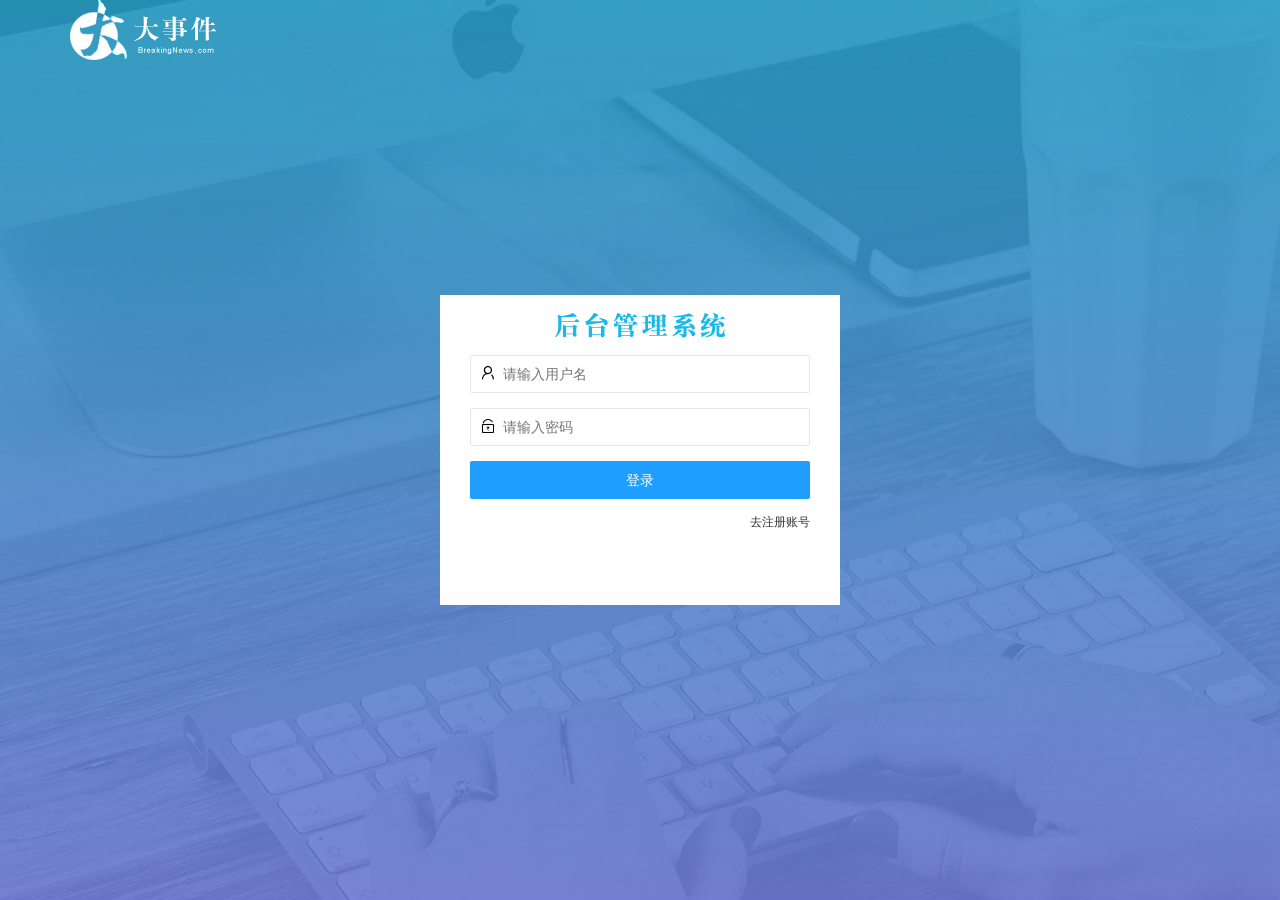
<file: login.html>
<!DOCTYPE html>
<html lang="en">
  <head>
    <meta charset="UTF-8" />
    <meta http-equiv="X-UA-Compatible" content="IE=edge" />
    <meta name="viewport" content="width=device-width, initial-scale=1.0" />
    <title>大事件-登录</title>
    <!-- 导入 LayUI 样式 -->
    <link rel="stylesheet" href="./assets/lib/layui/css/layui.css" />
    <!-- 导入自定义样式 -->
    <link rel="stylesheet" href="./assets/css/login.css" />
  </head>
  <body>
    <!-- 头部 logo 区域 -->
    <div class="layui-main">
      <img src="/assets/images/logo.png" alt="" />
    </div>

    <!-- 登录注册区域 -->
    <div class="loginAndRegBox">
      <!-- 登录标题 -->
      <div class="title-box"></div>
      <!-- 登录 -->
      <div class="login-box">
        <form class="layui-form" action="" id="form_login">
          <!-- 用户名 -->
          <div class="layui-form-item">
            <i class="layui-icon layui-icon-username"></i>
            <input
              type="text"
              name="username"
              required
              lay-verify="required"
              placeholder="请输入用户名"
              autocomplete="off"
              class="layui-input"
            />
          </div>
          <!-- 密码 -->
          <div class="layui-form-item">
            <i class="layui-icon layui-icon-password"></i>
            <input
              type="password"
              name="password"
              required
              lay-verify="required|pwd"
              placeholder="请输入密码"
              autocomplete="off"
              class="layui-input"
            />
          </div>
          <!-- 登录按钮 -->
          <div class="layui-form-item">
            <!-- 注意：表单提交按钮和普通按钮的区别，就是 lay-submit 属性 -->
            <button
              class="layui-btn layui-btn-normal layui-btn-fluid"
              lay-submit
            >
              登录
            </button>
          </div>
          <div class="layui-form-item link">
            <a href="javascript:;" id="link_reg">去注册账号</a>
          </div>
        </form>
      </div>
      <!-- 注册 -->
      <div class="reg-box">
        <form class="layui-form" id="form_reg" action="">
          <!-- 用户名 -->
          <div class="layui-form-item">
            <i class="layui-icon layui-icon-username"></i>
            <input
              type="text"
              name="username"
              required
              lay-verify="required"
              placeholder="请输入用户名"
              autocomplete="off"
              class="layui-input"
            />
          </div>
          <!-- 密码 -->
          <div class="layui-form-item">
            <i class="layui-icon layui-icon-password"></i>
            <input
              type="password"
              name="password"
              required
              lay-verify="required|pwd"
              placeholder="请输入密码"
              autocomplete="off"
              class="layui-input"
            />
          </div>
          <!-- 确认密码 -->
          <div class="layui-form-item">
            <i class="layui-icon layui-icon-password"></i>
            <input
              type="password"
              name="repassword"
              required
              lay-verify="required|pwd|repwd"
              placeholder="再次确认密码"
              autocomplete="off"
              class="layui-input"
            />
          </div>
          <!-- 注册按钮 -->
          <div class="layui-form-item">
            <!-- 注意：表单提交按钮和普通按钮的区别，就是 lay-submit 属性 -->
            <button
              class="layui-btn layui-btn-normal layui-btn-fluid"
              lay-submit
            >
              注册
            </button>
          </div>
          <div class="layui-form-item link">
            <a href="javascript:;" id="link_login">去登录</a>
          </div>
        </form>
      </div>
    </div>
  </body>
  <!-- 导入 LayUI 的 js 文件 -->
  <script src="/assets/lib/layui/layui.all.js"></script>
  <!-- 导入 jquery -->
  <script src="/assets/lib/jquery.js"></script>
  <script src="/assets/js/baseAPI.js"></script>
  <!-- 导入自己的 js 文件 -->
  <script src="/assets/js/login.js"></script>
</html>
</file>
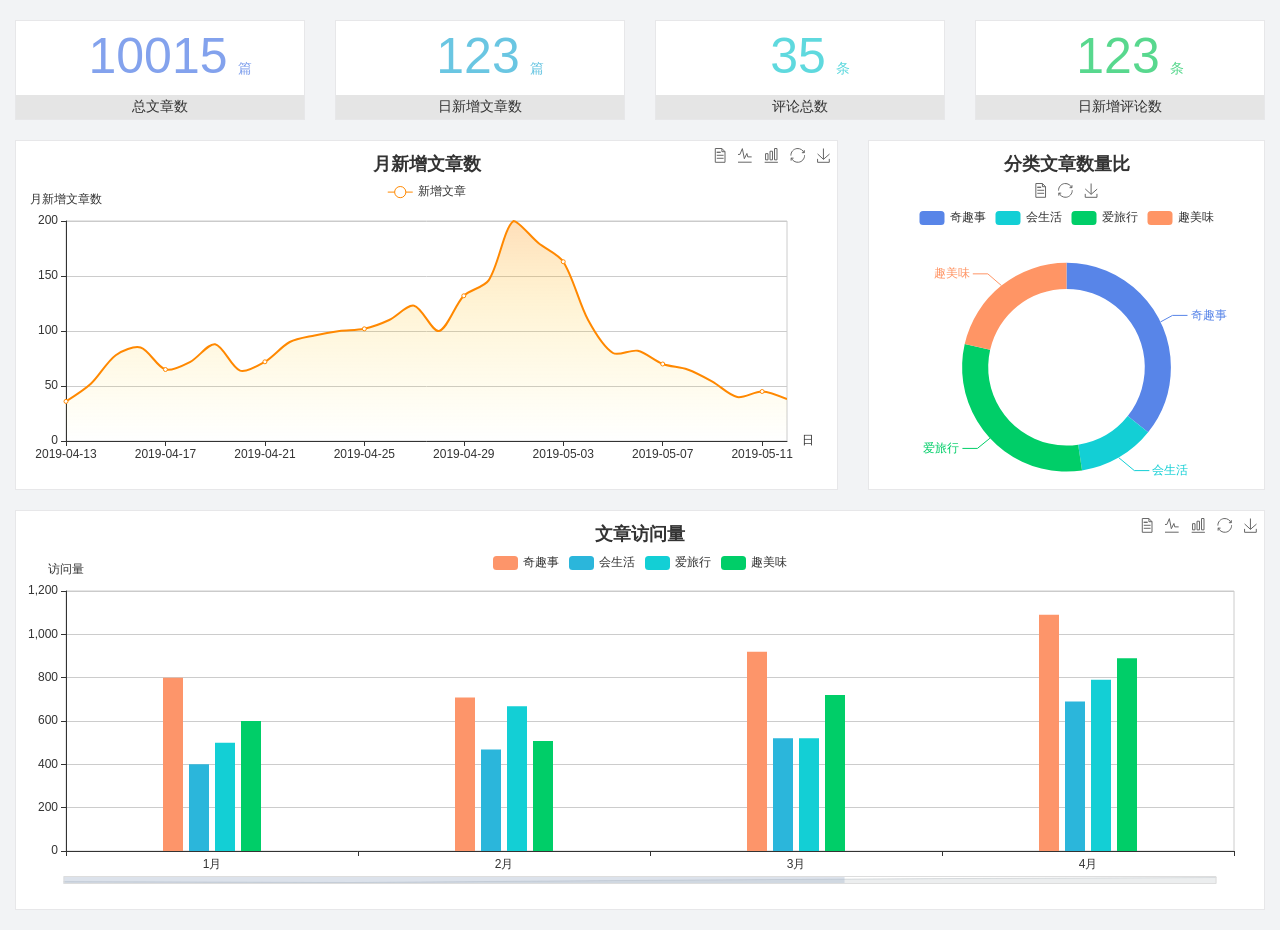
<file: home/dashboard.html>
<!DOCTYPE html>
<html lang="en">

<head>
  <meta charset="UTF-8">
  <meta name="viewport" content="width=device-width, initial-scale=1.0">
  <meta http-equiv="X-UA-Compatible" content="ie=edge">
  <title>图表统计</title>
  <link rel="stylesheet" href="../../assets/lib/bootstrap.css" />
  <link rel="stylesheet" href="../../assets/lib/main.css" />
  <script src="../../assets/lib/jquery.js"></script>
  <script type="text/javascript" src="../../assets/lib/echarts.min.js"></script>
</head>

<body>
  <div class="container-fluid">
    <div class="row spannel_list">
      <div class="col-sm-3 col-xs-6">
        <div class="spannel">
          <em>10015</em><span>篇</span>
          <b>总文章数</b>
        </div>
      </div>
      <div class="col-sm-3 col-xs-6">
        <div class="spannel scolor01">
          <em>123</em><span>篇</span>
          <b>日新增文章数</b>
        </div>
      </div>
      <div class="col-sm-3 col-xs-6">
        <div class="spannel scolor02">
          <em>35</em><span>条</span>
          <b>评论总数</b>
        </div>
      </div>
      <div class="col-sm-3 col-xs-6">
        <div class="spannel scolor03">
          <em>123</em><span>条</span>
          <b>日新增评论数</b>
        </div>
      </div>
    </div>
  </div>

  <div class="container-fluid">
    <div class="row curve-pie">
      <div class="col-lg-8 col-md-8">
        <div class="gragh_pannel" id="curve_show"></div>
      </div>
      <div class="col-lg-4 col-md-4">
        <div class="gragh_pannel" id="pie_show"></div>
      </div>
    </div>
  </div>

  <div class="container-fluid">
    <div class="column_pannel" id="column_show"></div>
  </div>

  <script>
    var oChart = echarts.init(document.getElementById('curve_show'));
    var aList_all = [
      { 'count': 36, 'date': '2019-04-13' },
      { 'count': 52, 'date': '2019-04-14' },
      { 'count': 78, 'date': '2019-04-15' },
      { 'count': 85, 'date': '2019-04-16' },
      { 'count': 65, 'date': '2019-04-17' },
      { 'count': 72, 'date': '2019-04-18' },
      { 'count': 88, 'date': '2019-04-19' },
      { 'count': 64, 'date': '2019-04-20' },
      { 'count': 72, 'date': '2019-04-21' },
      { 'count': 90, 'date': '2019-04-22' },
      { 'count': 96, 'date': '2019-04-23' },
      { 'count': 100, 'date': '2019-04-24' },
      { 'count': 102, 'date': '2019-04-25' },
      { 'count': 110, 'date': '2019-04-26' },
      { 'count': 123, 'date': '2019-04-27' },
      { 'count': 100, 'date': '2019-04-28' },
      { 'count': 132, 'date': '2019-04-29' },
      { 'count': 146, 'date': '2019-04-30' },
      { 'count': 200, 'date': '2019-05-01' },
      { 'count': 180, 'date': '2019-05-02' },
      { 'count': 163, 'date': '2019-05-03' },
      { 'count': 110, 'date': '2019-05-04' },
      { 'count': 80, 'date': '2019-05-05' },
      { 'count': 82, 'date': '2019-05-06' },
      { 'count': 70, 'date': '2019-05-07' },
      { 'count': 65, 'date': '2019-05-08' },
      { 'count': 54, 'date': '2019-05-09' },
      { 'count': 40, 'date': '2019-05-10' },
      { 'count': 45, 'date': '2019-05-11' },
      { 'count': 38, 'date': '2019-05-12' },
    ];

    let aCount = [];
    let aDate = [];

    for (var i = 0; i < aList_all.length; i++) {
      aCount.push(aList_all[i].count);
      aDate.push(aList_all[i].date);
    }

    var chartopt = {
      title: {
        text: '月新增文章数',
        left: 'center',
        top: '10'
      },
      tooltip: {
        trigger: 'axis'
      },
      legend: {
        data: ['新增文章'],
        top: '40'
      },
      toolbox: {
        show: true,
        feature: {
          mark: { show: true },
          dataView: { show: true, readOnly: false },
          magicType: { show: true, type: ['line', 'bar'] },
          restore: { show: true },
          saveAsImage: { show: true }
        }
      },
      calculable: true,
      xAxis: [
        {
          name: '日',
          type: 'category',
          boundaryGap: false,
          data: aDate
        }
      ],
      yAxis: [
        {
          name: '月新增文章数',
          type: 'value'
        }
      ],
      series: [
        {
          name: '新增文章',
          type: 'line',
          smooth: true,
          itemStyle: { normal: { areaStyle: { type: 'default' }, color: '#f80' }, lineStyle: { color: '#f80' } },
          data: aCount
        }],
      areaStyle: {
        normal: {
          color: new echarts.graphic.LinearGradient(0, 0, 0, 1, [{
            offset: 0,
            color: 'rgba(255,136,0,0.39)'
          }, {
            offset: .34,
            color: 'rgba(255,180,0,0.25)'
          }, {
            offset: 1,
            color: 'rgba(255,222,0,0.00)'
          }])

        }
      },
      grid: {
        show: true,
        x: 50,
        x2: 50,
        y: 80,
        height: 220
      }
    };

    oChart.setOption(chartopt);


    var oPie = echarts.init(document.getElementById('pie_show'));
    var oPieopt =
    {
      title: {
        top: 10,
        text: '分类文章数量比',
        x: 'center'
      },
      tooltip: {
        trigger: 'item',
        formatter: "{a} <br/>{b} : {c} ({d}%)"
      },
      color: ['#5885e8', '#13cfd5', '#00ce68', '#ff9565'],
      legend: {
        x: 'center',
        top: 65,
        data: ['奇趣事', '会生活', '爱旅行', '趣美味']
      },
      toolbox: {
        show: true,
        x: 'center',
        top: 35,
        feature: {
          mark: { show: true },
          dataView: { show: true, readOnly: false },
          magicType: {
            show: true,
            type: ['pie', 'funnel'],
            option: {
              funnel: {
                x: '25%',
                width: '50%',
                funnelAlign: 'left',
                max: 1548
              }
            }
          },
          restore: { show: true },
          saveAsImage: { show: true }
        }
      },
      calculable: true,
      series: [
        {
          name: '访问来源',
          type: 'pie',
          radius: ['45%', '60%'],
          center: ['50%', '65%'],
          data: [
            { value: 300, name: '奇趣事' },
            { value: 100, name: '会生活' },
            { value: 260, name: '爱旅行' },
            { value: 180, name: '趣美味' }
          ]
        }
      ]
    };
    oPie.setOption(oPieopt);



    var oColumn = this.echarts.init(document.getElementById('column_show'));
    var oColumnopt =
    {
      title: {
        text: '文章访问量',
        left: 'center',
        top: '10'
      },
      tooltip: {
        trigger: 'axis'
      },
      legend: {
        data: ['奇趣事', '会生活', '爱旅行', '趣美味'],
        top: '40'
      },
      toolbox: {
        show: true,
        feature: {
          mark: { show: true },
          dataView: { show: true, readOnly: false },
          magicType: { show: true, type: ['line', 'bar'] },
          restore: { show: true },
          saveAsImage: { show: true }
        }
      },
      calculable: true,
      xAxis: [
        {
          type: 'category',
          data: ['1月', '2月', '3月', '4月', '5月']
        }
      ],
      yAxis: [
        {
          name: '访问量',
          type: 'value'
        }
      ],
      series: [
        {
          name: '奇趣事',
          type: 'bar',
          barWidth: 20,
          itemStyle: {
            normal: { areaStyle: { type: 'default' }, color: '#fd956a' }
          },
          data: [800, 708, 920, 1090, 1200]
        },
        {
          name: '会生活',
          type: 'bar',
          barWidth: 20,
          itemStyle: {
            normal: { areaStyle: { type: 'default' }, color: '#2bb6db' }
          },
          data: [400, 468, 520, 690, 800]
        },
        {
          name: '爱旅行',
          type: 'bar',
          barWidth: 20,
          itemStyle: {
            normal: { areaStyle: { type: 'default' }, color: '#13cfd5' }
          },
          data: [500, 668, 520, 790, 900]
        },
        {
          name: '趣美味',
          type: 'bar',
          barWidth: 20,
          itemStyle: {
            normal: { areaStyle: { type: 'default' }, color: '#00ce68' }
          },
          data: [600, 508, 720, 890, 1000]
        }
      ],
      grid: {
        show: true,
        x: 50,
        x2: 30,
        y: 80,
        height: 260
      },
      dataZoom: [//给x轴设置滚动条
        {
          start: 0,//默认为0
          end: 100 - 1000 / 31,//默认为100
          type: 'slider',
          show: true,
          xAxisIndex: [0],
          handleSize: 0,//滑动条的 左右2个滑动条的大小
          height: 8,//组件高度
          left: 45, //左边的距离
          right: 50,//右边的距离
          bottom: 26,//右边的距离
          handleColor: '#ddd',//h滑动图标的颜色
          handleStyle: {
            borderColor: "#cacaca",
            borderWidth: "1",
            shadowBlur: 2,
            background: "#ddd",
            shadowColor: "#ddd",
          }
        }]
    };
    oColumn.setOption(oColumnopt);
  </script>
</body>

</html>
</file>
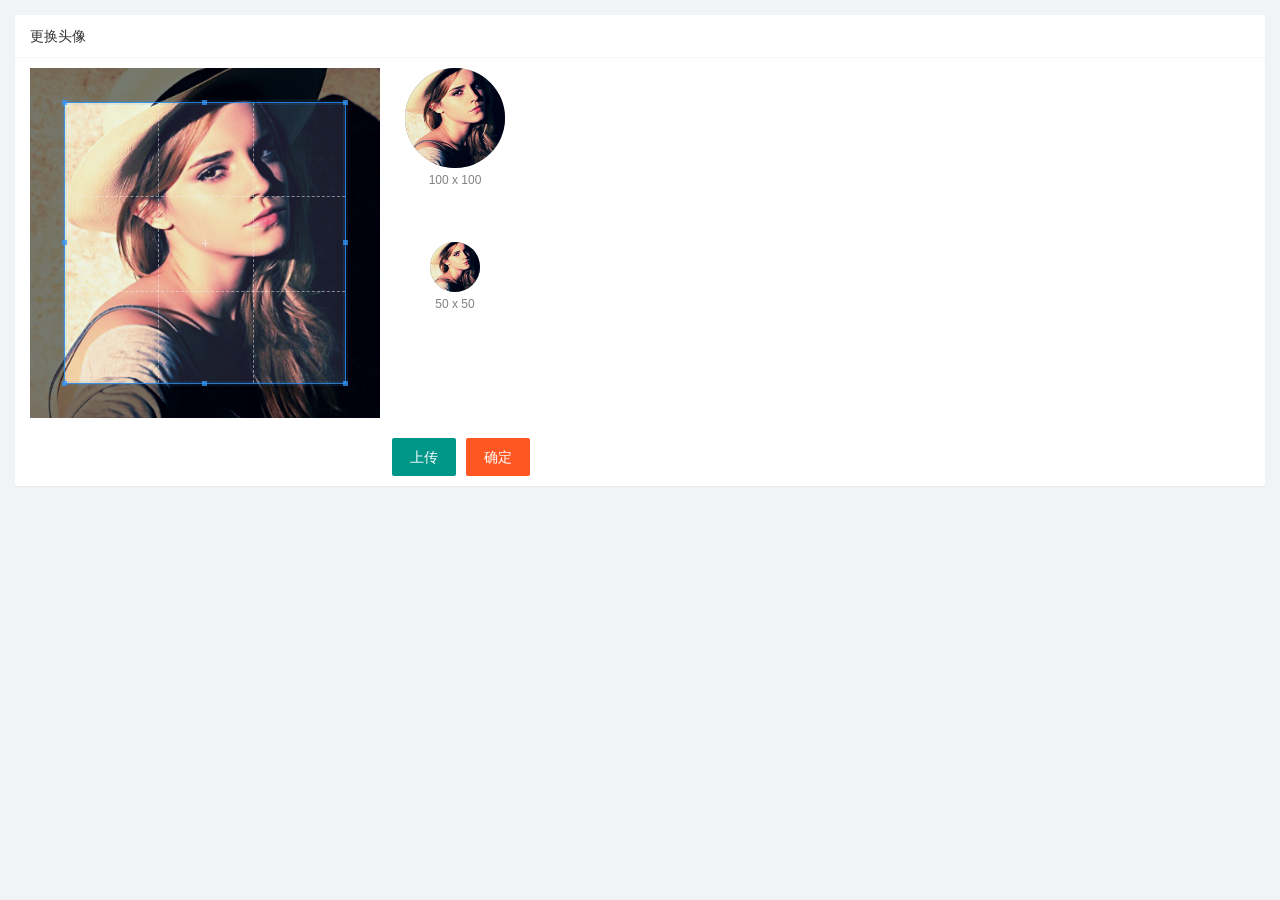
<file: user/user_avatar.html>
<!DOCTYPE html>
<html lang="en">
  <head>
    <meta charset="UTF-8" />
    <meta http-equiv="X-UA-Compatible" content="IE=edge" />
    <meta name="viewport" content="width=device-width, initial-scale=1.0" />
    <title>Document</title>
    <link rel="stylesheet" href="/assets/lib/layui/css/layui.css" />
    <link rel="stylesheet" href="/assets/css/user/user_avatar.css" />
    <link rel="stylesheet" href="/assets/lib/cropper/cropper.css" />
  </head>
  <body>
    <div class="layui-card">
      <div class="layui-card-header">更换头像</div>
      <div class="layui-card-body">
        <!-- 第一行的图片裁剪和预览区域 -->
        <div class="row1">
          <!-- 图片裁剪区域 -->
          <div class="cropper-box">
            <!-- 这个 img 标签很重要，将来会把它初始化为裁剪区域 -->
            <img id="image" src="/assets/images/sample.jpg" />
          </div>
          <!-- 图片的预览区域 -->
          <div class="preview-box">
            <div>
              <!-- 宽高为 100px 的预览区域 -->
              <div class="img-preview w100"></div>
              <p class="size">100 x 100</p>
            </div>
            <div>
              <!-- 宽高为 50px 的预览区域 -->
              <div class="img-preview w50"></div>
              <p class="size">50 x 50</p>
            </div>
          </div>
        </div>
        <!-- 第二行的按钮区域 -->
        <div class="row2">
          <input type="file" name="" id="file" accept="image/png,image/jpeg" />
          <button type="button" class="layui-btn" id="btnChooseImage">
            上传
          </button>
          <button type="button" id="btnUpload" class="layui-btn layui-btn-danger">确定</button>
        </div>
      </div>
    </div>
  </body>
  <script src="/assets/lib/layui/layui.all.js"></script>
  <script src="/assets/lib/jquery.js"></script>
  <script src="/assets/lib/cropper/Cropper.js"></script>
  <script src="/assets/lib/cropper/jquery-cropper.js"></script>
  <script src="/assets/js/baseAPI.js"></script>
  <script src="/assets/js/user/useravatar.js"></script>
</html>
</file>
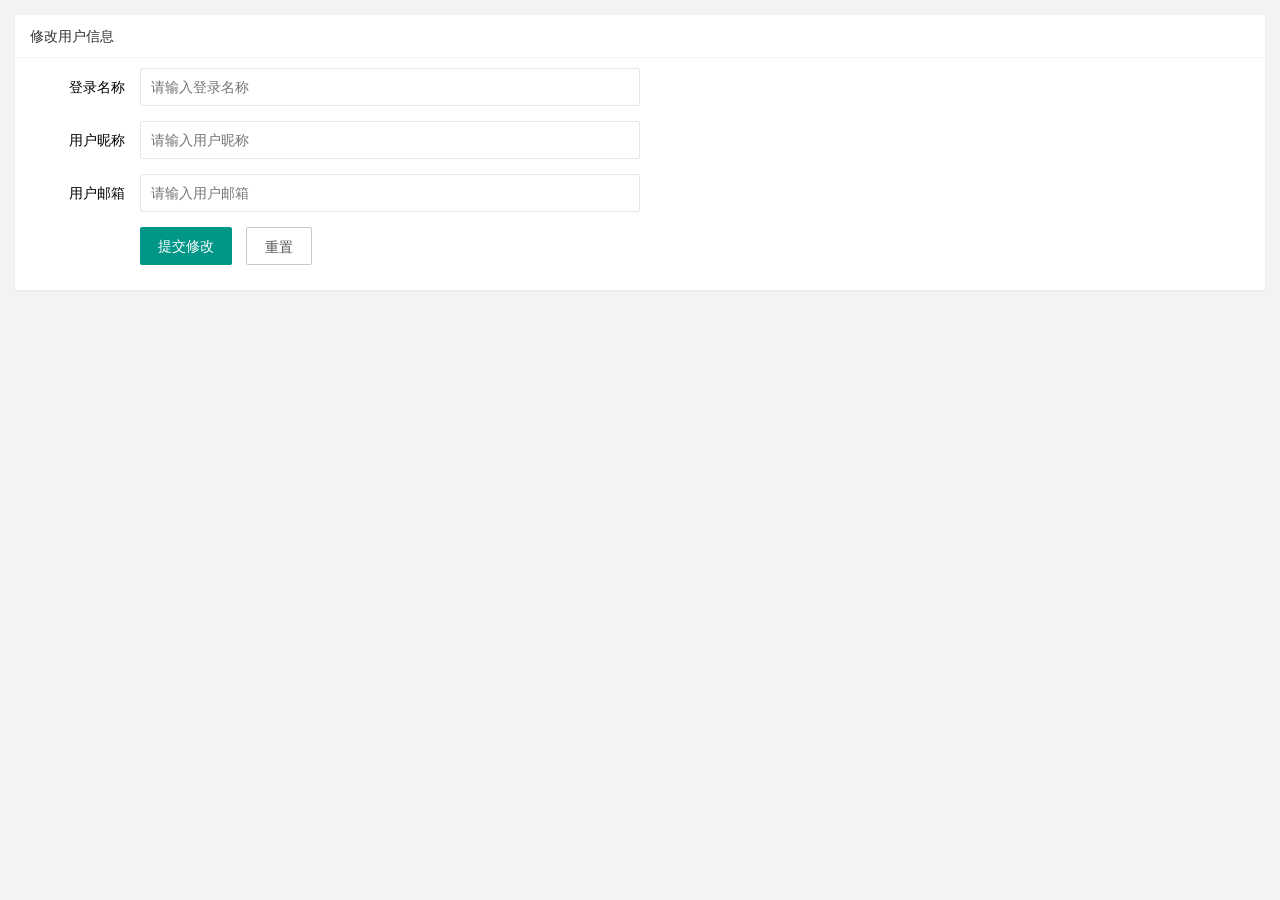
<file: user/user_info.html>
<!DOCTYPE html>
<html lang="en">
  <head>
    <meta charset="UTF-8" />
    <meta http-equiv="X-UA-Compatible" content="IE=edge" />
    <meta name="viewport" content="width=device-width, initial-scale=1.0" />
    <title>Document</title>
    <link rel="stylesheet" href="/assets/lib/layui/css/layui.css" />
    <link rel="stylesheet" href="/assets/css/user/user_info.css" />
  </head>
  <body>
    <div class="layui-card">
      <div class="layui-card-header">修改用户信息</div>
      <div class="layui-card-body">
        <!-- form 表单 -->
        <form class="layui-form" action="" lay-filter="formUserInfo">
          <!-- 隐藏域 -->
          <input type="hidden" name="id">
          <div class="layui-form-item">
            <label class="layui-form-label">登录名称</label>
            <div class="layui-input-block">
              <input
                type="text"
                name="username"
                required
                readonly
                lay-verify="required"
                placeholder="请输入登录名称"
                autocomplete="off"
                class="layui-input"
              />
            </div>
          </div>
          <div class="layui-form-item">
            <label class="layui-form-label">用户昵称</label>
            <div class="layui-input-block">
              <input
                type="text"
                name="nickname"
                required
                lay-verify="required|nickname"
                placeholder="请输入用户昵称"
                autocomplete="off"
                class="layui-input"
              />
            </div>
          </div>
          <div class="layui-form-item">
            <label class="layui-form-label">用户邮箱</label>
            <div class="layui-input-block">
              <input
                type="text"
                name="email"
                required
                lay-verify="required|email"
                placeholder="请输入用户邮箱"
                autocomplete="off"
                class="layui-input"
              />
            </div>
          </div>
          <div class="layui-form-item">
            <div class="layui-input-block">
                <button class="layui-btn" lay-submit lay-filter="formDemo">提交修改</button>
                <button type="reset" id="btnReset" class="layui-btn layui-btn-primary">重置</button>
            </div>
          </div>
        </form>
      </div>
    </div>
  </body>
  <script src="/assets/lib/layui/layui.all.js"></script>
  <script src="/assets/lib/jquery.js"></script>
  <script src="/assets/js/baseAPI.js"></script>
  <script src="/assets/js/user/userinfo.js"></script>
</html>
</file>
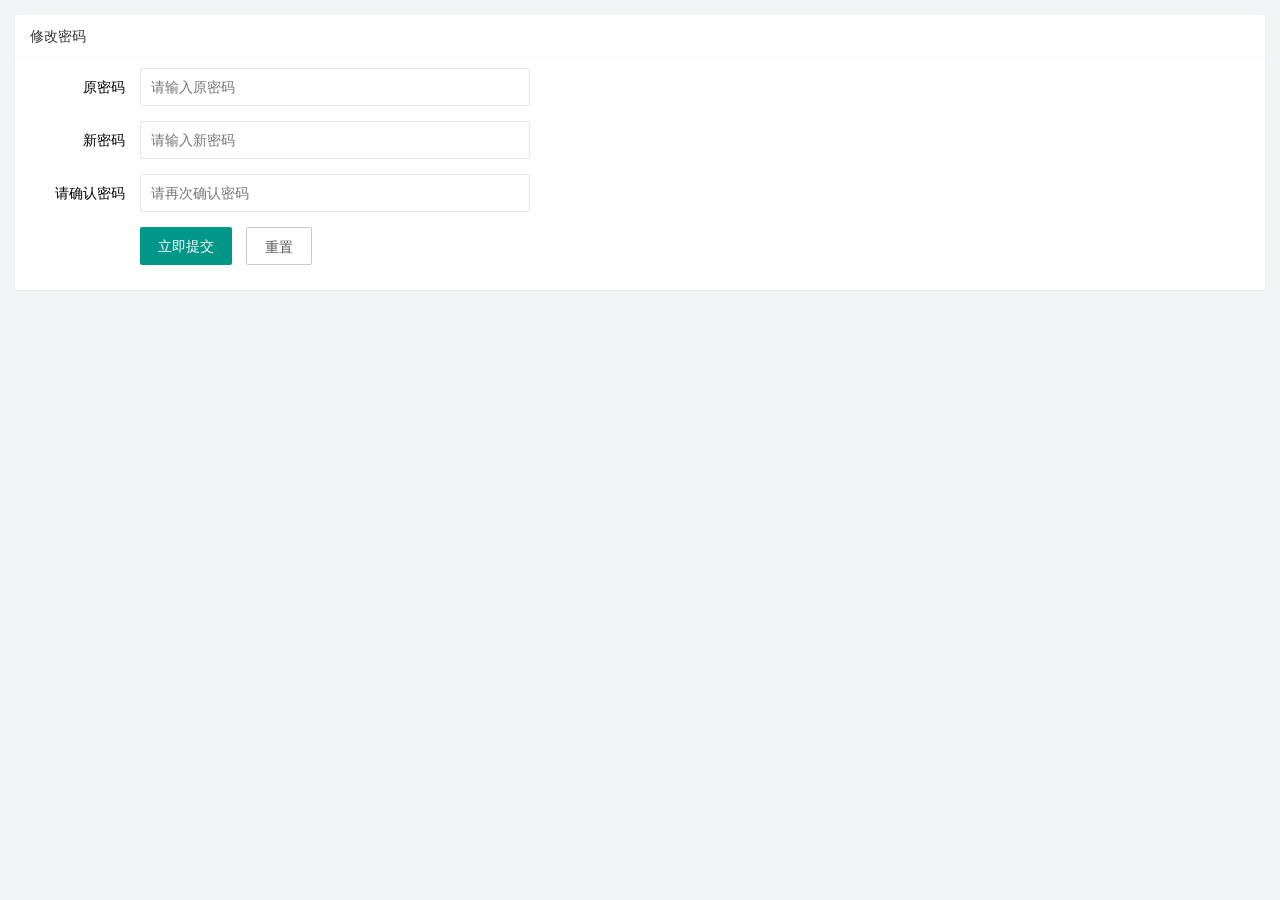
<file: user/user_pwd.html>
<!DOCTYPE html>
<html lang="en">
  <head>
    <meta charset="UTF-8" />
    <meta http-equiv="X-UA-Compatible" content="IE=edge" />
    <meta name="viewport" content="width=device-width, initial-scale=1.0" />
    <title>Document</title>
    <link rel="stylesheet" href="/assets/lib/layui/css/layui.css" />
    <link rel="stylesheet" href="/assets/css/user/user_pwd.css" />
  </head>
  <body>
    <div class="layui-card">
      <div class="layui-card-header">修改密码</div>
      <div class="layui-card-body">
        <form class="layui-form" action="">
          <div class="layui-form-item">
            <label class="layui-form-label">原密码</label>
            <div class="layui-input-block">
              <input
                type="password"
                name="oldPwd"
                required
                lay-verify="required|pwd"
                placeholder="请输入原密码"
                autocomplete="off"
                class="layui-input"
              />
            </div>
          </div>
          <div class="layui-form-item">
            <label class="layui-form-label">新密码</label>
            <div class="layui-input-block">
              <input
                type="password"
                name="newPwd"
                required
                lay-verify="required|pwd|samePwd"
                placeholder="请输入新密码"
                autocomplete="off"
                class="layui-input"
              />
            </div>
          </div>
          <div class="layui-form-item">
            <label class="layui-form-label">请确认密码</label>
            <div class="layui-input-block">
              <input
                type="password"
                name="rePwd"
                required
                lay-verify="required|pwd|rePwd"
                placeholder="请再次确认密码"
                autocomplete="off"
                class="layui-input"
              />
            </div>
          </div>
          <div class="layui-form-item">
            <div class="layui-input-block">
              <button class="layui-btn" lay-submit lay-filter="formDemo">
                立即提交
              </button>
              <button type="reset" class="layui-btn layui-btn-primary">
                重置
              </button>
            </div>
          </div>
        </form>
      </div>
    </div>
  </body>
  <script src="/assets/lib/layui/layui.all.js"></script>
  <script src="/assets/lib/jquery.js"></script>
  <script src="/assets/js/baseAPI.js"></script>
  <script src="/assets/js/user/userpwd.js"></script>
</html>
</file>
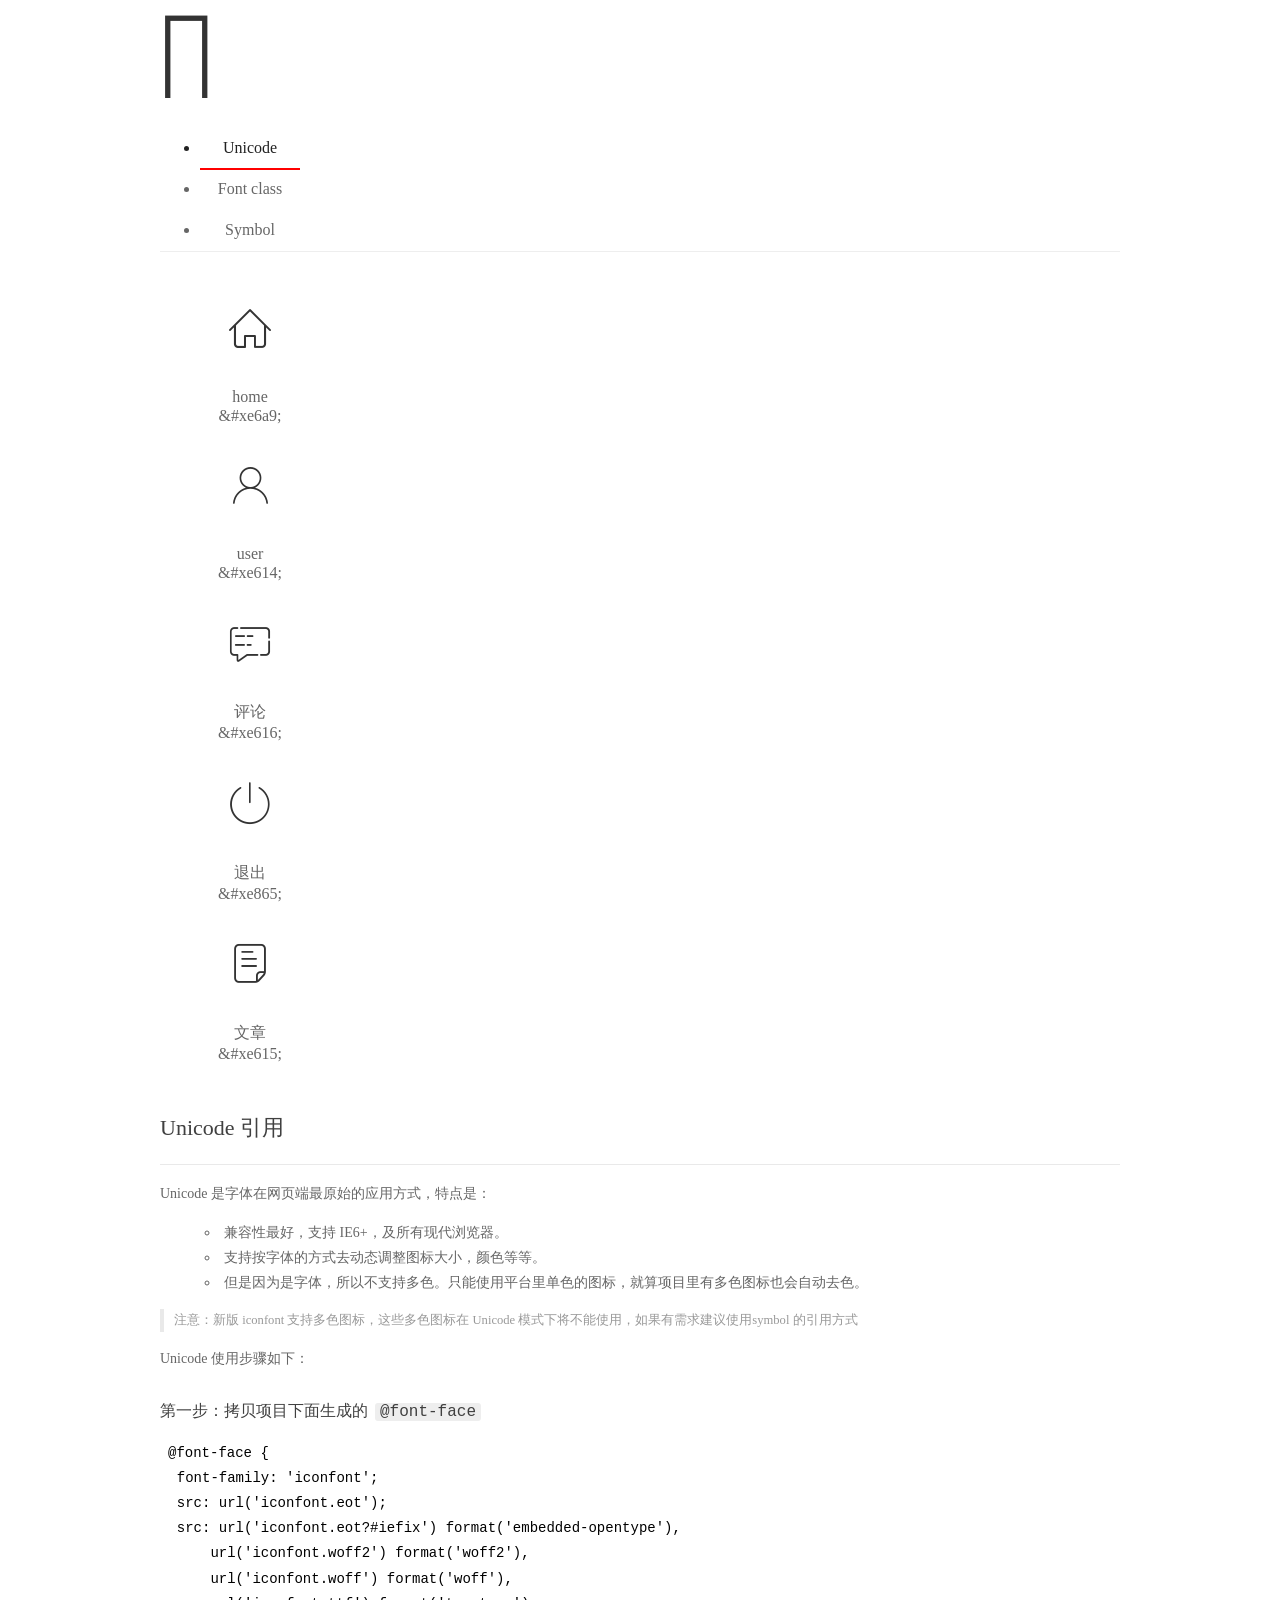
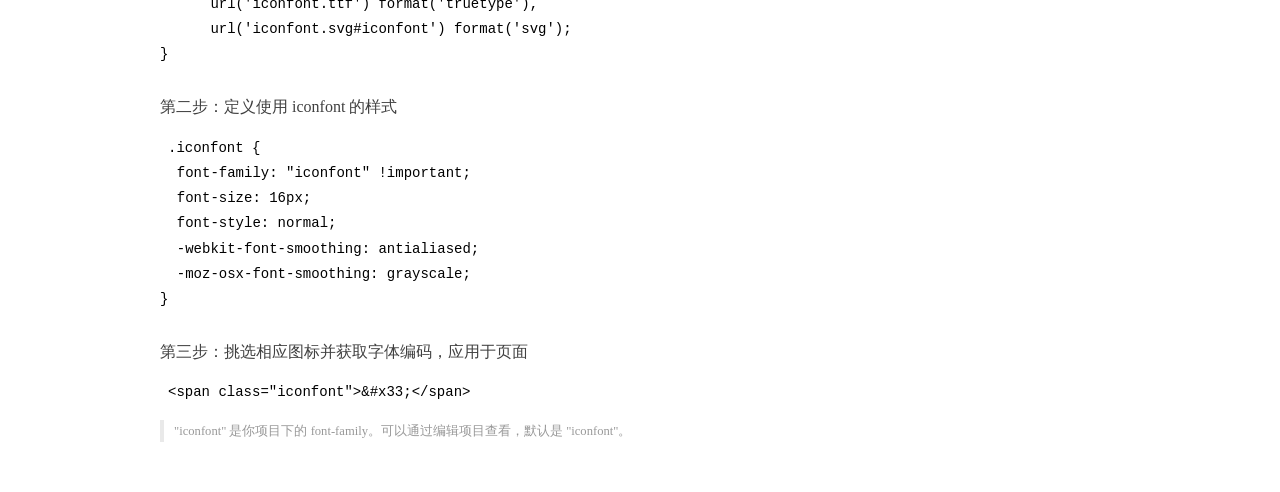
<file: assets/fonts/demo_index.html>
<!DOCTYPE html>
<html>
<head>
  <meta charset="utf-8"/>
  <title>IconFont Demo</title>
  <link rel="shortcut icon" href="https://gtms04.alicdn.com/tps/i4/TB1_oz6GVXXXXaFXpXXJDFnIXXX-64-64.ico" type="image/x-icon"/>
  <link rel="stylesheet" href="https://g.alicdn.com/thx/cube/1.3.2/cube.min.css">
  <link rel="stylesheet" href="demo.css">
  <link rel="stylesheet" href="iconfont.css">
  <script src="iconfont.js"></script>
  <!-- jQuery -->
  <script src="https://a1.alicdn.com/oss/uploads/2018/12/26/7bfddb60-08e8-11e9-9b04-53e73bb6408b.js"></script>
  <!-- 代码高亮 -->
  <script src="https://a1.alicdn.com/oss/uploads/2018/12/26/a3f714d0-08e6-11e9-8a15-ebf944d7534c.js"></script>
</head>
<body>
  <div class="main">
    <h1 class="logo"><a href="https://www.iconfont.cn/" title="iconfont 首页" target="_blank">&#xe86b;</a></h1>
    <div class="nav-tabs">
      <ul id="tabs" class="dib-box">
        <li class="dib active"><span>Unicode</span></li>
        <li class="dib"><span>Font class</span></li>
        <li class="dib"><span>Symbol</span></li>
      </ul>
      
    </div>
    <div class="tab-container">
      <div class="content unicode" style="display: block;">
          <ul class="icon_lists dib-box">
          
            <li class="dib">
              <span class="icon iconfont">&#xe6a9;</span>
                <div class="name">home</div>
                <div class="code-name">&amp;#xe6a9;</div>
              </li>
          
            <li class="dib">
              <span class="icon iconfont">&#xe614;</span>
                <div class="name">user</div>
                <div class="code-name">&amp;#xe614;</div>
              </li>
          
            <li class="dib">
              <span class="icon iconfont">&#xe616;</span>
                <div class="name">评论</div>
                <div class="code-name">&amp;#xe616;</div>
              </li>
          
            <li class="dib">
              <span class="icon iconfont">&#xe865;</span>
                <div class="name">退出</div>
                <div class="code-name">&amp;#xe865;</div>
              </li>
          
            <li class="dib">
              <span class="icon iconfont">&#xe615;</span>
                <div class="name">文章</div>
                <div class="code-name">&amp;#xe615;</div>
              </li>
          
          </ul>
          <div class="article markdown">
          <h2 id="unicode-">Unicode 引用</h2>
          <hr>

          <p>Unicode 是字体在网页端最原始的应用方式，特点是：</p>
          <ul>
            <li>兼容性最好，支持 IE6+，及所有现代浏览器。</li>
            <li>支持按字体的方式去动态调整图标大小，颜色等等。</li>
            <li>但是因为是字体，所以不支持多色。只能使用平台里单色的图标，就算项目里有多色图标也会自动去色。</li>
          </ul>
          <blockquote>
            <p>注意：新版 iconfont 支持多色图标，这些多色图标在 Unicode 模式下将不能使用，如果有需求建议使用symbol 的引用方式</p>
          </blockquote>
          <p>Unicode 使用步骤如下：</p>
          <h3 id="-font-face">第一步：拷贝项目下面生成的 <code>@font-face</code></h3>
<pre><code class="language-css"
>@font-face {
  font-family: 'iconfont';
  src: url('iconfont.eot');
  src: url('iconfont.eot?#iefix') format('embedded-opentype'),
      url('iconfont.woff2') format('woff2'),
      url('iconfont.woff') format('woff'),
      url('iconfont.ttf') format('truetype'),
      url('iconfont.svg#iconfont') format('svg');
}
</code></pre>
          <h3 id="-iconfont-">第二步：定义使用 iconfont 的样式</h3>
<pre><code class="language-css"
>.iconfont {
  font-family: "iconfont" !important;
  font-size: 16px;
  font-style: normal;
  -webkit-font-smoothing: antialiased;
  -moz-osx-font-smoothing: grayscale;
}
</code></pre>
          <h3 id="-">第三步：挑选相应图标并获取字体编码，应用于页面</h3>
<pre>
<code class="language-html"
>&lt;span class="iconfont"&gt;&amp;#x33;&lt;/span&gt;
</code></pre>
          <blockquote>
            <p>"iconfont" 是你项目下的 font-family。可以通过编辑项目查看，默认是 "iconfont"。</p>
          </blockquote>
          </div>
      </div>
      <div class="content font-class">
        <ul class="icon_lists dib-box">
          
          <li class="dib">
            <span class="icon iconfont icon-home"></span>
            <div class="name">
              home
            </div>
            <div class="code-name">.icon-home
            </div>
          </li>
          
          <li class="dib">
            <span class="icon iconfont icon-user"></span>
            <div class="name">
              user
            </div>
            <div class="code-name">.icon-user
            </div>
          </li>
          
          <li class="dib">
            <span class="icon iconfont icon-pinglun"></span>
            <div class="name">
              评论
            </div>
            <div class="code-name">.icon-pinglun
            </div>
          </li>
          
          <li class="dib">
            <span class="icon iconfont icon-tuichu"></span>
            <div class="name">
              退出
            </div>
            <div class="code-name">.icon-tuichu
            </div>
          </li>
          
          <li class="dib">
            <span class="icon iconfont icon-16"></span>
            <div class="name">
              文章
            </div>
            <div class="code-name">.icon-16
            </div>
          </li>
          
        </ul>
        <div class="article markdown">
        <h2 id="font-class-">font-class 引用</h2>
        <hr>

        <p>font-class 是 Unicode 使用方式的一种变种，主要是解决 Unicode 书写不直观，语意不明确的问题。</p>
        <p>与 Unicode 使用方式相比，具有如下特点：</p>
        <ul>
          <li>兼容性良好，支持 IE8+，及所有现代浏览器。</li>
          <li>相比于 Unicode 语意明确，书写更直观。可以很容易分辨这个 icon 是什么。</li>
          <li>因为使用 class 来定义图标，所以当要替换图标时，只需要修改 class 里面的 Unicode 引用。</li>
          <li>不过因为本质上还是使用的字体，所以多色图标还是不支持的。</li>
        </ul>
        <p>使用步骤如下：</p>
        <h3 id="-fontclass-">第一步：引入项目下面生成的 fontclass 代码：</h3>
<pre><code class="language-html">&lt;link rel="stylesheet" href="./iconfont.css"&gt;
</code></pre>
        <h3 id="-">第二步：挑选相应图标并获取类名，应用于页面：</h3>
<pre><code class="language-html">&lt;span class="iconfont icon-xxx"&gt;&lt;/span&gt;
</code></pre>
        <blockquote>
          <p>"
            iconfont" 是你项目下的 font-family。可以通过编辑项目查看，默认是 "iconfont"。</p>
        </blockquote>
      </div>
      </div>
      <div class="content symbol">
          <ul class="icon_lists dib-box">
          
            <li class="dib">
                <svg class="icon svg-icon" aria-hidden="true">
                  <use xlink:href="#icon-home"></use>
                </svg>
                <div class="name">home</div>
                <div class="code-name">#icon-home</div>
            </li>
          
            <li class="dib">
                <svg class="icon svg-icon" aria-hidden="true">
                  <use xlink:href="#icon-user"></use>
                </svg>
                <div class="name">user</div>
                <div class="code-name">#icon-user</div>
            </li>
          
            <li class="dib">
                <svg class="icon svg-icon" aria-hidden="true">
                  <use xlink:href="#icon-pinglun"></use>
                </svg>
                <div class="name">评论</div>
                <div class="code-name">#icon-pinglun</div>
            </li>
          
            <li class="dib">
                <svg class="icon svg-icon" aria-hidden="true">
                  <use xlink:href="#icon-tuichu"></use>
                </svg>
                <div class="name">退出</div>
                <div class="code-name">#icon-tuichu</div>
            </li>
          
            <li class="dib">
                <svg class="icon svg-icon" aria-hidden="true">
                  <use xlink:href="#icon-16"></use>
                </svg>
                <div class="name">文章</div>
                <div class="code-name">#icon-16</div>
            </li>
          
          </ul>
          <div class="article markdown">
          <h2 id="symbol-">Symbol 引用</h2>
          <hr>

          <p>这是一种全新的使用方式，应该说这才是未来的主流，也是平台目前推荐的用法。相关介绍可以参考这篇<a href="">文章</a>
            这种用法其实是做了一个 SVG 的集合，与另外两种相比具有如下特点：</p>
          <ul>
            <li>支持多色图标了，不再受单色限制。</li>
            <li>通过一些技巧，支持像字体那样，通过 <code>font-size</code>, <code>color</code> 来调整样式。</li>
            <li>兼容性较差，支持 IE9+，及现代浏览器。</li>
            <li>浏览器渲染 SVG 的性能一般，还不如 png。</li>
          </ul>
          <p>使用步骤如下：</p>
          <h3 id="-symbol-">第一步：引入项目下面生成的 symbol 代码：</h3>
<pre><code class="language-html">&lt;script src="./iconfont.js"&gt;&lt;/script&gt;
</code></pre>
          <h3 id="-css-">第二步：加入通用 CSS 代码（引入一次就行）：</h3>
<pre><code class="language-html">&lt;style&gt;
.icon {
  width: 1em;
  height: 1em;
  vertical-align: -0.15em;
  fill: currentColor;
  overflow: hidden;
}
&lt;/style&gt;
</code></pre>
          <h3 id="-">第三步：挑选相应图标并获取类名，应用于页面：</h3>
<pre><code class="language-html">&lt;svg class="icon" aria-hidden="true"&gt;
  &lt;use xlink:href="#icon-xxx"&gt;&lt;/use&gt;
&lt;/svg&gt;
</code></pre>
          </div>
      </div>

    </div>
  </div>
  <script>
  $(document).ready(function () {
      $('.tab-container .content:first').show()

      $('#tabs li').click(function (e) {
        var tabContent = $('.tab-container .content')
        var index = $(this).index()

        if ($(this).hasClass('active')) {
          return
        } else {
          $('#tabs li').removeClass('active')
          $(this).addClass('active')

          tabContent.hide().eq(index).fadeIn()
        }
      })
    })
  </script>
</body>
</html>
</file>
<file: assets/lib/layui/css/layui.css>
/** layui-v2.5.5 MIT License By https://www.layui.com */
 .layui-inline,img{display:inline-block;vertical-align:middle}h1,h2,h3,h4,h5,h6{font-weight:400}.layui-edge,.layui-header,.layui-inline,.layui-main{position:relative}.layui-body,.layui-edge,.layui-elip{overflow:hidden}.layui-btn,.layui-edge,.layui-inline,img{vertical-align:middle}.layui-btn,.layui-disabled,.layui-icon,.layui-unselect{-moz-user-select:none;-webkit-user-select:none;-ms-user-select:none}.layui-elip,.layui-form-checkbox span,.layui-form-pane .layui-form-label{text-overflow:ellipsis;white-space:nowrap}.layui-breadcrumb,.layui-tree-btnGroup{visibility:hidden}blockquote,body,button,dd,div,dl,dt,form,h1,h2,h3,h4,h5,h6,input,li,ol,p,pre,td,textarea,th,ul{margin:0;padding:0;-webkit-tap-highlight-color:rgba(0,0,0,0)}a:active,a:hover{outline:0}img{border:none}li{list-style:none}table{border-collapse:collapse;border-spacing:0}h4,h5,h6{font-size:100%}button,input,optgroup,option,select,textarea{font-family:inherit;font-size:inherit;font-style:inherit;font-weight:inherit;outline:0}pre{white-space:pre-wrap;white-space:-moz-pre-wrap;white-space:-pre-wrap;white-space:-o-pre-wrap;word-wrap:break-word}body{line-height:24px;font:14px Helvetica Neue,Helvetica,PingFang SC,Tahoma,Arial,sans-serif}hr{height:1px;margin:10px 0;border:0;clear:both}a{color:#333;text-decoration:none}a:hover{color:#777}a cite{font-style:normal;*cursor:pointer}.layui-border-box,.layui-border-box *{box-sizing:border-box}.layui-box,.layui-box *{box-sizing:content-box}.layui-clear{clear:both;*zoom:1}.layui-clear:after{content:'\20';clear:both;*zoom:1;display:block;height:0}.layui-inline{*display:inline;*zoom:1}.layui-edge{display:inline-block;width:0;height:0;border-width:6px;border-style:dashed;border-color:transparent}.layui-edge-top{top:-4px;border-bottom-color:#999;border-bottom-style:solid}.layui-edge-right{border-left-color:#999;border-left-style:solid}.layui-edge-bottom{top:2px;border-top-color:#999;border-top-style:solid}.layui-edge-left{border-right-color:#999;border-right-style:solid}.layui-disabled,.layui-disabled:hover{color:#d2d2d2!important;cursor:not-allowed!important}.layui-circle{border-radius:100%}.layui-show{display:block!important}.layui-hide{display:none!important}@font-face{font-family:layui-icon;src:url(../font/iconfont.eot?v=250);src:url(../font/iconfont.eot?v=250#iefix) format('embedded-opentype'),url(../font/iconfont.woff2?v=250) format('woff2'),url(../font/iconfont.woff?v=250) format('woff'),url(../font/iconfont.ttf?v=250) format('truetype'),url(../font/iconfont.svg?v=250#layui-icon) format('svg')}.layui-icon{font-family:layui-icon!important;font-size:16px;font-style:normal;-webkit-font-smoothing:antialiased;-moz-osx-font-smoothing:grayscale}.layui-icon-reply-fill:before{content:"\e611"}.layui-icon-set-fill:before{content:"\e614"}.layui-icon-menu-fill:before{content:"\e60f"}.layui-icon-search:before{content:"\e615"}.layui-icon-share:before{content:"\e641"}.layui-icon-set-sm:before{content:"\e620"}.layui-icon-engine:before{content:"\e628"}.layui-icon-close:before{content:"\1006"}.layui-icon-close-fill:before{content:"\1007"}.layui-icon-chart-screen:before{content:"\e629"}.layui-icon-star:before{content:"\e600"}.layui-icon-circle-dot:before{content:"\e617"}.layui-icon-chat:before{content:"\e606"}.layui-icon-release:before{content:"\e609"}.layui-icon-list:before{content:"\e60a"}.layui-icon-chart:before{content:"\e62c"}.layui-icon-ok-circle:before{content:"\1005"}.layui-icon-layim-theme:before{content:"\e61b"}.layui-icon-table:before{content:"\e62d"}.layui-icon-right:before{content:"\e602"}.layui-icon-left:before{content:"\e603"}.layui-icon-cart-simple:before{content:"\e698"}.layui-icon-face-cry:before{content:"\e69c"}.layui-icon-face-smile:before{content:"\e6af"}.layui-icon-survey:before{content:"\e6b2"}.layui-icon-tree:before{content:"\e62e"}.layui-icon-upload-circle:before{content:"\e62f"}.layui-icon-add-circle:before{content:"\e61f"}.layui-icon-download-circle:before{content:"\e601"}.layui-icon-templeate-1:before{content:"\e630"}.layui-icon-util:before{content:"\e631"}.layui-icon-face-surprised:before{content:"\e664"}.layui-icon-edit:before{content:"\e642"}.layui-icon-speaker:before{content:"\e645"}.layui-icon-down:before{content:"\e61a"}.layui-icon-file:before{content:"\e621"}.layui-icon-layouts:before{content:"\e632"}.layui-icon-rate-half:before{content:"\e6c9"}.layui-icon-add-circle-fine:before{content:"\e608"}.layui-icon-prev-circle:before{content:"\e633"}.layui-icon-read:before{content:"\e705"}.layui-icon-404:before{content:"\e61c"}.layui-icon-carousel:before{content:"\e634"}.layui-icon-help:before{content:"\e607"}.layui-icon-code-circle:before{content:"\e635"}.layui-icon-water:before{content:"\e636"}.layui-icon-username:before{content:"\e66f"}.layui-icon-find-fill:before{content:"\e670"}.layui-icon-about:before{content:"\e60b"}.layui-icon-location:before{content:"\e715"}.layui-icon-up:before{content:"\e619"}.layui-icon-pause:before{content:"\e651"}.layui-icon-date:before{content:"\e637"}.layui-icon-layim-uploadfile:before{content:"\e61d"}.layui-icon-delete:before{content:"\e640"}.layui-icon-play:before{content:"\e652"}.layui-icon-top:before{content:"\e604"}.layui-icon-friends:before{content:"\e612"}.layui-icon-refresh-3:before{content:"\e9aa"}.layui-icon-ok:before{content:"\e605"}.layui-icon-layer:before{content:"\e638"}.layui-icon-face-smile-fine:before{content:"\e60c"}.layui-icon-dollar:before{content:"\e659"}.layui-icon-group:before{content:"\e613"}.layui-icon-layim-download:before{content:"\e61e"}.layui-icon-picture-fine:before{content:"\e60d"}.layui-icon-link:before{content:"\e64c"}.layui-icon-diamond:before{content:"\e735"}.layui-icon-log:before{content:"\e60e"}.layui-icon-rate-solid:before{content:"\e67a"}.layui-icon-fonts-del:before{content:"\e64f"}.layui-icon-unlink:before{content:"\e64d"}.layui-icon-fonts-clear:before{content:"\e639"}.layui-icon-triangle-r:before{content:"\e623"}.layui-icon-circle:before{content:"\e63f"}.layui-icon-radio:before{content:"\e643"}.layui-icon-align-center:before{content:"\e647"}.layui-icon-align-right:before{content:"\e648"}.layui-icon-align-left:before{content:"\e649"}.layui-icon-loading-1:before{content:"\e63e"}.layui-icon-return:before{content:"\e65c"}.layui-icon-fonts-strong:before{content:"\e62b"}.layui-icon-upload:before{content:"\e67c"}.layui-icon-dialogue:before{content:"\e63a"}.layui-icon-video:before{content:"\e6ed"}.layui-icon-headset:before{content:"\e6fc"}.layui-icon-cellphone-fine:before{content:"\e63b"}.layui-icon-add-1:before{content:"\e654"}.layui-icon-face-smile-b:before{content:"\e650"}.layui-icon-fonts-html:before{content:"\e64b"}.layui-icon-form:before{content:"\e63c"}.layui-icon-cart:before{content:"\e657"}.layui-icon-camera-fill:before{content:"\e65d"}.layui-icon-tabs:before{content:"\e62a"}.layui-icon-fonts-code:before{content:"\e64e"}.layui-icon-fire:before{content:"\e756"}.layui-icon-set:before{content:"\e716"}.layui-icon-fonts-u:before{content:"\e646"}.layui-icon-triangle-d:before{content:"\e625"}.layui-icon-tips:before{content:"\e702"}.layui-icon-picture:before{content:"\e64a"}.layui-icon-more-vertical:before{content:"\e671"}.layui-icon-flag:before{content:"\e66c"}.layui-icon-loading:before{content:"\e63d"}.layui-icon-fonts-i:before{content:"\e644"}.layui-icon-refresh-1:before{content:"\e666"}.layui-icon-rmb:before{content:"\e65e"}.layui-icon-home:before{content:"\e68e"}.layui-icon-user:before{content:"\e770"}.layui-icon-notice:before{content:"\e667"}.layui-icon-login-weibo:before{content:"\e675"}.layui-icon-voice:before{content:"\e688"}.layui-icon-upload-drag:before{content:"\e681"}.layui-icon-login-qq:before{content:"\e676"}.layui-icon-snowflake:before{content:"\e6b1"}.layui-icon-file-b:before{content:"\e655"}.layui-icon-template:before{content:"\e663"}.layui-icon-auz:before{content:"\e672"}.layui-icon-console:before{content:"\e665"}.layui-icon-app:before{content:"\e653"}.layui-icon-prev:before{content:"\e65a"}.layui-icon-website:before{content:"\e7ae"}.layui-icon-next:before{content:"\e65b"}.layui-icon-component:before{content:"\e857"}.layui-icon-more:before{content:"\e65f"}.layui-icon-login-wechat:before{content:"\e677"}.layui-icon-shrink-right:before{content:"\e668"}.layui-icon-spread-left:before{content:"\e66b"}.layui-icon-camera:before{content:"\e660"}.layui-icon-note:before{content:"\e66e"}.layui-icon-refresh:before{content:"\e669"}.layui-icon-female:before{content:"\e661"}.layui-icon-male:before{content:"\e662"}.layui-icon-password:before{content:"\e673"}.layui-icon-senior:before{content:"\e674"}.layui-icon-theme:before{content:"\e66a"}.layui-icon-tread:before{content:"\e6c5"}.layui-icon-praise:before{content:"\e6c6"}.layui-icon-star-fill:before{content:"\e658"}.layui-icon-rate:before{content:"\e67b"}.layui-icon-template-1:before{content:"\e656"}.layui-icon-vercode:before{content:"\e679"}.layui-icon-cellphone:before{content:"\e678"}.layui-icon-screen-full:before{content:"\e622"}.layui-icon-screen-restore:before{content:"\e758"}.layui-icon-cols:before{content:"\e610"}.layui-icon-export:before{content:"\e67d"}.layui-icon-print:before{content:"\e66d"}.layui-icon-slider:before{content:"\e714"}.layui-icon-addition:before{content:"\e624"}.layui-icon-subtraction:before{content:"\e67e"}.layui-icon-service:before{content:"\e626"}.layui-icon-transfer:before{content:"\e691"}.layui-main{width:1140px;margin:0 auto}.layui-header{z-index:1000;height:60px}.layui-header a:hover{transition:all .5s;-webkit-transition:all .5s}.layui-side{position:fixed;left:0;top:0;bottom:0;z-index:999;width:200px;overflow-x:hidden}.layui-side-scroll{position:relative;width:220px;height:100%;overflow-x:hidden}.layui-body{position:absolute;left:200px;right:0;top:0;bottom:0;z-index:998;width:auto;overflow-y:auto;box-sizing:border-box}.layui-layout-body{overflow:hidden}.layui-layout-admin .layui-header{background-color:#23262E}.layui-layout-admin .layui-side{top:60px;width:200px;overflow-x:hidden}.layui-layout-admin .layui-body{position:fixed;top:60px;bottom:44px}.layui-layout-admin .layui-main{width:auto;margin:0 15px}.layui-layout-admin .layui-footer{position:fixed;left:200px;right:0;bottom:0;height:44px;line-height:44px;padding:0 15px;background-color:#eee}.layui-layout-admin .layui-logo{position:absolute;left:0;top:0;width:200px;height:100%;line-height:60px;text-align:center;color:#009688;font-size:16px}.layui-layout-admin .layui-header .layui-nav{background:0 0}.layui-layout-left{position:absolute!important;left:200px;top:0}.layui-layout-right{position:absolute!important;right:0;top:0}.layui-container{position:relative;margin:0 auto;padding:0 15px;box-sizing:border-box}.layui-fluid{position:relative;margin:0 auto;padding:0 15px}.layui-row:after,.layui-row:before{content:'';display:block;clear:both}.layui-col-lg1,.layui-col-lg10,.layui-col-lg11,.layui-col-lg12,.layui-col-lg2,.layui-col-lg3,.layui-col-lg4,.layui-col-lg5,.layui-col-lg6,.layui-col-lg7,.layui-col-lg8,.layui-col-lg9,.layui-col-md1,.layui-col-md10,.layui-col-md11,.layui-col-md12,.layui-col-md2,.layui-col-md3,.layui-col-md4,.layui-col-md5,.layui-col-md6,.layui-col-md7,.layui-col-md8,.layui-col-md9,.layui-col-sm1,.layui-col-sm10,.layui-col-sm11,.layui-col-sm12,.layui-col-sm2,.layui-col-sm3,.layui-col-sm4,.layui-col-sm5,.layui-col-sm6,.layui-col-sm7,.layui-col-sm8,.layui-col-sm9,.layui-col-xs1,.layui-col-xs10,.layui-col-xs11,.layui-col-xs12,.layui-col-xs2,.layui-col-xs3,.layui-col-xs4,.layui-col-xs5,.layui-col-xs6,.layui-col-xs7,.layui-col-xs8,.layui-col-xs9{position:relative;display:block;box-sizing:border-box}.layui-col-xs1,.layui-col-xs10,.layui-col-xs11,.layui-col-xs12,.layui-col-xs2,.layui-col-xs3,.layui-col-xs4,.layui-col-xs5,.layui-col-xs6,.layui-col-xs7,.layui-col-xs8,.layui-col-xs9{float:left}.layui-col-xs1{width:8.33333333%}.layui-col-xs2{width:16.66666667%}.layui-col-xs3{width:25%}.layui-col-xs4{width:33.33333333%}.layui-col-xs5{width:41.66666667%}.layui-col-xs6{width:50%}.layui-col-xs7{width:58.33333333%}.layui-col-xs8{width:66.66666667%}.layui-col-xs9{width:75%}.layui-col-xs10{width:83.33333333%}.layui-col-xs11{width:91.66666667%}.layui-col-xs12{width:100%}.layui-col-xs-offset1{margin-left:8.33333333%}.layui-col-xs-offset2{margin-left:16.66666667%}.layui-col-xs-offset3{margin-left:25%}.layui-col-xs-offset4{margin-left:33.33333333%}.layui-col-xs-offset5{margin-left:41.66666667%}.layui-col-xs-offset6{margin-left:50%}.layui-col-xs-offset7{margin-left:58.33333333%}.layui-col-xs-offset8{margin-left:66.66666667%}.layui-col-xs-offset9{margin-left:75%}.layui-col-xs-offset10{margin-left:83.33333333%}.layui-col-xs-offset11{margin-left:91.66666667%}.layui-col-xs-offset12{margin-left:100%}@media screen and (max-width:768px){.layui-hide-xs{display:none!important}.layui-show-xs-block{display:block!important}.layui-show-xs-inline{display:inline!important}.layui-show-xs-inline-block{display:inline-block!important}}@media screen and (min-width:768px){.layui-container{width:750px}.layui-hide-sm{display:none!important}.layui-show-sm-block{display:block!important}.layui-show-sm-inline{display:inline!important}.layui-show-sm-inline-block{display:inline-block!important}.layui-col-sm1,.layui-col-sm10,.layui-col-sm11,.layui-col-sm12,.layui-col-sm2,.layui-col-sm3,.layui-col-sm4,.layui-col-sm5,.layui-col-sm6,.layui-col-sm7,.layui-col-sm8,.layui-col-sm9{float:left}.layui-col-sm1{width:8.33333333%}.layui-col-sm2{width:16.66666667%}.layui-col-sm3{width:25%}.layui-col-sm4{width:33.33333333%}.layui-col-sm5{width:41.66666667%}.layui-col-sm6{width:50%}.layui-col-sm7{width:58.33333333%}.layui-col-sm8{width:66.66666667%}.layui-col-sm9{width:75%}.layui-col-sm10{width:83.33333333%}.layui-col-sm11{width:91.66666667%}.layui-col-sm12{width:100%}.layui-col-sm-offset1{margin-left:8.33333333%}.layui-col-sm-offset2{margin-left:16.66666667%}.layui-col-sm-offset3{margin-left:25%}.layui-col-sm-offset4{margin-left:33.33333333%}.layui-col-sm-offset5{margin-left:41.66666667%}.layui-col-sm-offset6{margin-left:50%}.layui-col-sm-offset7{margin-left:58.33333333%}.layui-col-sm-offset8{margin-left:66.66666667%}.layui-col-sm-offset9{margin-left:75%}.layui-col-sm-offset10{margin-left:83.33333333%}.layui-col-sm-offset11{margin-left:91.66666667%}.layui-col-sm-offset12{margin-left:100%}}@media screen and (min-width:992px){.layui-container{width:970px}.layui-hide-md{display:none!important}.layui-show-md-block{display:block!important}.layui-show-md-inline{display:inline!important}.layui-show-md-inline-block{display:inline-block!important}.layui-col-md1,.layui-col-md10,.layui-col-md11,.layui-col-md12,.layui-col-md2,.layui-col-md3,.layui-col-md4,.layui-col-md5,.layui-col-md6,.layui-col-md7,.layui-col-md8,.layui-col-md9{float:left}.layui-col-md1{width:8.33333333%}.layui-col-md2{width:16.66666667%}.layui-col-md3{width:25%}.layui-col-md4{width:33.33333333%}.layui-col-md5{width:41.66666667%}.layui-col-md6{width:50%}.layui-col-md7{width:58.33333333%}.layui-col-md8{width:66.66666667%}.layui-col-md9{width:75%}.layui-col-md10{width:83.33333333%}.layui-col-md11{width:91.66666667%}.layui-col-md12{width:100%}.layui-col-md-offset1{margin-left:8.33333333%}.layui-col-md-offset2{margin-left:16.66666667%}.layui-col-md-offset3{margin-left:25%}.layui-col-md-offset4{margin-left:33.33333333%}.layui-col-md-offset5{margin-left:41.66666667%}.layui-col-md-offset6{margin-left:50%}.layui-col-md-offset7{margin-left:58.33333333%}.layui-col-md-offset8{margin-left:66.66666667%}.layui-col-md-offset9{margin-left:75%}.layui-col-md-offset10{margin-left:83.33333333%}.layui-col-md-offset11{margin-left:91.66666667%}.layui-col-md-offset12{margin-left:100%}}@media screen and (min-width:1200px){.layui-container{width:1170px}.layui-hide-lg{display:none!important}.layui-show-lg-block{display:block!important}.layui-show-lg-inline{display:inline!important}.layui-show-lg-inline-block{display:inline-block!important}.layui-col-lg1,.layui-col-lg10,.layui-col-lg11,.layui-col-lg12,.layui-col-lg2,.layui-col-lg3,.layui-col-lg4,.layui-col-lg5,.layui-col-lg6,.layui-col-lg7,.layui-col-lg8,.layui-col-lg9{float:left}.layui-col-lg1{width:8.33333333%}.layui-col-lg2{width:16.66666667%}.layui-col-lg3{width:25%}.layui-col-lg4{width:33.33333333%}.layui-col-lg5{width:41.66666667%}.layui-col-lg6{width:50%}.layui-col-lg7{width:58.33333333%}.layui-col-lg8{width:66.66666667%}.layui-col-lg9{width:75%}.layui-col-lg10{width:83.33333333%}.layui-col-lg11{width:91.66666667%}.layui-col-lg12{width:100%}.layui-col-lg-offset1{margin-left:8.33333333%}.layui-col-lg-offset2{margin-left:16.66666667%}.layui-col-lg-offset3{margin-left:25%}.layui-col-lg-offset4{margin-left:33.33333333%}.layui-col-lg-offset5{margin-left:41.66666667%}.layui-col-lg-offset6{margin-left:50%}.layui-col-lg-offset7{margin-left:58.33333333%}.layui-col-lg-offset8{margin-left:66.66666667%}.layui-col-lg-offset9{margin-left:75%}.layui-col-lg-offset10{margin-left:83.33333333%}.layui-col-lg-offset11{margin-left:91.66666667%}.layui-col-lg-offset12{margin-left:100%}}.layui-col-space1{margin:-.5px}.layui-col-space1>*{padding:.5px}.layui-col-space3{margin:-1.5px}.layui-col-space3>*{padding:1.5px}.layui-col-space5{margin:-2.5px}.layui-col-space5>*{padding:2.5px}.layui-col-space8{margin:-3.5px}.layui-col-space8>*{padding:3.5px}.layui-col-space10{margin:-5px}.layui-col-space10>*{padding:5px}.layui-col-space12{margin:-6px}.layui-col-space12>*{padding:6px}.layui-col-space15{margin:-7.5px}.layui-col-space15>*{padding:7.5px}.layui-col-space18{margin:-9px}.layui-col-space18>*{padding:9px}.layui-col-space20{margin:-10px}.layui-col-space20>*{padding:10px}.layui-col-space22{margin:-11px}.layui-col-space22>*{padding:11px}.layui-col-space25{margin:-12.5px}.layui-col-space25>*{padding:12.5px}.layui-col-space30{margin:-15px}.layui-col-space30>*{padding:15px}.layui-btn,.layui-input,.layui-select,.layui-textarea,.layui-upload-button{outline:0;-webkit-appearance:none;transition:all .3s;-webkit-transition:all .3s;box-sizing:border-box}.layui-elem-quote{margin-bottom:10px;padding:15px;line-height:22px;border-left:5px solid #009688;border-radius:0 2px 2px 0;background-color:#f2f2f2}.layui-quote-nm{border-style:solid;border-width:1px 1px 1px 5px;background:0 0}.layui-elem-field{margin-bottom:10px;padding:0;border-width:1px;border-style:solid}.layui-elem-field legend{margin-left:20px;padding:0 10px;font-size:20px;font-weight:300}.layui-field-title{margin:10px 0 20px;border-width:1px 0 0}.layui-field-box{padding:10px 15px}.layui-field-title .layui-field-box{padding:10px 0}.layui-progress{position:relative;height:6px;border-radius:20px;background-color:#e2e2e2}.layui-progress-bar{position:absolute;left:0;top:0;width:0;max-width:100%;height:6px;border-radius:20px;text-align:right;background-color:#5FB878;transition:all .3s;-webkit-transition:all .3s}.layui-progress-big,.layui-progress-big .layui-progress-bar{height:18px;line-height:18px}.layui-progress-text{position:relative;top:-20px;line-height:18px;font-size:12px;color:#666}.layui-progress-big .layui-progress-text{position:static;padding:0 10px;color:#fff}.layui-collapse{border-width:1px;border-style:solid;border-radius:2px}.layui-colla-content,.layui-colla-item{border-top-width:1px;border-top-style:solid}.layui-colla-item:first-child{border-top:none}.layui-colla-title{position:relative;height:42px;line-height:42px;padding:0 15px 0 35px;color:#333;background-color:#f2f2f2;cursor:pointer;font-size:14px;overflow:hidden}.layui-colla-content{display:none;padding:10px 15px;line-height:22px;color:#666}.layui-colla-icon{position:absolute;left:15px;top:0;font-size:14px}.layui-card{margin-bottom:15px;border-radius:2px;background-color:#fff;box-shadow:0 1px 2px 0 rgba(0,0,0,.05)}.layui-card:last-child{margin-bottom:0}.layui-card-header{position:relative;height:42px;line-height:42px;padding:0 15px;border-bottom:1px solid #f6f6f6;color:#333;border-radius:2px 2px 0 0;font-size:14px}.layui-bg-black,.layui-bg-blue,.layui-bg-cyan,.layui-bg-green,.layui-bg-orange,.layui-bg-red{color:#fff!important}.layui-card-body{position:relative;padding:10px 15px;line-height:24px}.layui-card-body[pad15]{padding:15px}.layui-card-body[pad20]{padding:20px}.layui-card-body .layui-table{margin:5px 0}.layui-card .layui-tab{margin:0}.layui-panel-window{position:relative;padding:15px;border-radius:0;border-top:5px solid #E6E6E6;background-color:#fff}.layui-auxiliar-moving{position:fixed;left:0;right:0;top:0;bottom:0;width:100%;height:100%;background:0 0;z-index:9999999999}.layui-form-label,.layui-form-mid,.layui-form-select,.layui-input-block,.layui-input-inline,.layui-textarea{position:relative}.layui-bg-red{background-color:#FF5722!important}.layui-bg-orange{background-color:#FFB800!important}.layui-bg-green{background-color:#009688!important}.layui-bg-cyan{background-color:#2F4056!important}.layui-bg-blue{background-color:#1E9FFF!important}.layui-bg-black{background-color:#393D49!important}.layui-bg-gray{background-color:#eee!important;color:#666!important}.layui-badge-rim,.layui-colla-content,.layui-colla-item,.layui-collapse,.layui-elem-field,.layui-form-pane .layui-form-item[pane],.layui-form-pane .layui-form-label,.layui-input,.layui-layedit,.layui-layedit-tool,.layui-quote-nm,.layui-select,.layui-tab-bar,.layui-tab-card,.layui-tab-title,.layui-tab-title .layui-this:after,.layui-textarea{border-color:#e6e6e6}.layui-timeline-item:before,hr{background-color:#e6e6e6}.layui-text{line-height:22px;font-size:14px;color:#666}.layui-text h1,.layui-text h2,.layui-text h3{font-weight:500;color:#333}.layui-text h1{font-size:30px}.layui-text h2{font-size:24px}.layui-text h3{font-size:18px}.layui-text a:not(.layui-btn){color:#01AAED}.layui-text a:not(.layui-btn):hover{text-decoration:underline}.layui-text ul{padding:5px 0 5px 15px}.layui-text ul li{margin-top:5px;list-style-type:disc}.layui-text em,.layui-word-aux{color:#999!important;padding:0 5px!important}.layui-btn{display:inline-block;height:38px;line-height:38px;padding:0 18px;background-color:#009688;color:#fff;white-space:nowrap;text-align:center;font-size:14px;border:none;border-radius:2px;cursor:pointer}.layui-btn:hover{opacity:.8;filter:alpha(opacity=80);color:#fff}.layui-btn:active{opacity:1;filter:alpha(opacity=100)}.layui-btn+.layui-btn{margin-left:10px}.layui-btn-container{font-size:0}.layui-btn-container .layui-btn{margin-right:10px;margin-bottom:10px}.layui-btn-container .layui-btn+.layui-btn{margin-left:0}.layui-table .layui-btn-container .layui-btn{margin-bottom:9px}.layui-btn-radius{border-radius:100px}.layui-btn .layui-icon{margin-right:3px;font-size:18px;vertical-align:bottom;vertical-align:middle\9}.layui-btn-primary{border:1px solid #C9C9C9;background-color:#fff;color:#555}.layui-btn-primary:hover{border-color:#009688;color:#333}.layui-btn-normal{background-color:#1E9FFF}.layui-btn-warm{background-color:#FFB800}.layui-btn-danger{background-color:#FF5722}.layui-btn-checked{background-color:#5FB878}.layui-btn-disabled,.layui-btn-disabled:active,.layui-btn-disabled:hover{border:1px solid #e6e6e6;background-color:#FBFBFB;color:#C9C9C9;cursor:not-allowed;opacity:1}.layui-btn-lg{height:44px;line-height:44px;padding:0 25px;font-size:16px}.layui-btn-sm{height:30px;line-height:30px;padding:0 10px;font-size:12px}.layui-btn-sm i{font-size:16px!important}.layui-btn-xs{height:22px;line-height:22px;padding:0 5px;font-size:12px}.layui-btn-xs i{font-size:14px!important}.layui-btn-group{display:inline-block;vertical-align:middle;font-size:0}.layui-btn-group .layui-btn{margin-left:0!important;margin-right:0!important;border-left:1px solid rgba(255,255,255,.5);border-radius:0}.layui-btn-group .layui-btn-primary{border-left:none}.layui-btn-group .layui-btn-primary:hover{border-color:#C9C9C9;color:#009688}.layui-btn-group .layui-btn:first-child{border-left:none;border-radius:2px 0 0 2px}.layui-btn-group .layui-btn-primary:first-child{border-left:1px solid #c9c9c9}.layui-btn-group .layui-btn:last-child{border-radius:0 2px 2px 0}.layui-btn-group .layui-btn+.layui-btn{margin-left:0}.layui-btn-group+.layui-btn-group{margin-left:10px}.layui-btn-fluid{width:100%}.layui-input,.layui-select,.layui-textarea{height:38px;line-height:1.3;line-height:38px\9;border-width:1px;border-style:solid;background-color:#fff;border-radius:2px}.layui-input::-webkit-input-placeholder,.layui-select::-webkit-input-placeholder,.layui-textarea::-webkit-input-placeholder{line-height:1.3}.layui-input,.layui-textarea{display:block;width:100%;padding-left:10px}.layui-input:hover,.layui-textarea:hover{border-color:#D2D2D2!important}.layui-input:focus,.layui-textarea:focus{border-color:#C9C9C9!important}.layui-textarea{min-height:100px;height:auto;line-height:20px;padding:6px 10px;resize:vertical}.layui-select{padding:0 10px}.layui-form input[type=checkbox],.layui-form input[type=radio],.layui-form select{display:none}.layui-form [lay-ignore]{display:initial}.layui-form-item{margin-bottom:15px;clear:both;*zoom:1}.layui-form-item:after{content:'\20';clear:both;*zoom:1;display:block;height:0}.layui-form-label{float:left;display:block;padding:9px 15px;width:80px;font-weight:400;line-height:20px;text-align:right}.layui-form-label-col{display:block;float:none;padding:9px 0;line-height:20px;text-align:left}.layui-form-item .layui-inline{margin-bottom:5px;margin-right:10px}.layui-input-block{margin-left:110px;min-height:36px}.layui-input-inline{display:inline-block;vertical-align:middle}.layui-form-item .layui-input-inline{float:left;width:190px;margin-right:10px}.layui-form-text .layui-input-inline{width:auto}.layui-form-mid{float:left;display:block;padding:9px 0!important;line-height:20px;margin-right:10px}.layui-form-danger+.layui-form-select .layui-input,.layui-form-danger:focus{border-color:#FF5722!important}.layui-form-select .layui-input{padding-right:30px;cursor:pointer}.layui-form-select .layui-edge{position:absolute;right:10px;top:50%;margin-top:-3px;cursor:pointer;border-width:6px;border-top-color:#c2c2c2;border-top-style:solid;transition:all .3s;-webkit-transition:all .3s}.layui-form-select dl{display:none;position:absolute;left:0;top:42px;padding:5px 0;z-index:899;min-width:100%;border:1px solid #d2d2d2;max-height:300px;overflow-y:auto;background-color:#fff;border-radius:2px;box-shadow:0 2px 4px rgba(0,0,0,.12);box-sizing:border-box}.layui-form-select dl dd,.layui-form-select dl dt{padding:0 10px;line-height:36px;white-space:nowrap;overflow:hidden;text-overflow:ellipsis}.layui-form-select dl dt{font-size:12px;color:#999}.layui-form-select dl dd{cursor:pointer}.layui-form-select dl dd:hover{background-color:#f2f2f2;-webkit-transition:.5s all;transition:.5s all}.layui-form-select .layui-select-group dd{padding-left:20px}.layui-form-select dl dd.layui-select-tips{padding-left:10px!important;color:#999}.layui-form-select dl dd.layui-this{background-color:#5FB878;color:#fff}.layui-form-checkbox,.layui-form-select dl dd.layui-disabled{background-color:#fff}.layui-form-selected dl{display:block}.layui-form-checkbox,.layui-form-checkbox *,.layui-form-switch{display:inline-block;vertical-align:middle}.layui-form-selected .layui-edge{margin-top:-9px;-webkit-transform:rotate(180deg);transform:rotate(180deg);margin-top:-3px\9}:root .layui-form-selected .layui-edge{margin-top:-9px\0/IE9}.layui-form-selectup dl{top:auto;bottom:42px}.layui-select-none{margin:5px 0;text-align:center;color:#999}.layui-select-disabled .layui-disabled{border-color:#eee!important}.layui-select-disabled .layui-edge{border-top-color:#d2d2d2}.layui-form-checkbox{position:relative;height:30px;line-height:30px;margin-right:10px;padding-right:30px;cursor:pointer;font-size:0;-webkit-transition:.1s linear;transition:.1s linear;box-sizing:border-box}.layui-form-checkbox span{padding:0 10px;height:100%;font-size:14px;border-radius:2px 0 0 2px;background-color:#d2d2d2;color:#fff;overflow:hidden}.layui-form-checkbox:hover span{background-color:#c2c2c2}.layui-form-checkbox i{position:absolute;right:0;top:0;width:30px;height:28px;border:1px solid #d2d2d2;border-left:none;border-radius:0 2px 2px 0;color:#fff;font-size:20px;text-align:center}.layui-form-checkbox:hover i{border-color:#c2c2c2;color:#c2c2c2}.layui-form-checked,.layui-form-checked:hover{border-color:#5FB878}.layui-form-checked span,.layui-form-checked:hover span{background-color:#5FB878}.layui-form-checked i,.layui-form-checked:hover i{color:#5FB878}.layui-form-item .layui-form-checkbox{margin-top:4px}.layui-form-checkbox[lay-skin=primary]{height:auto!important;line-height:normal!important;min-width:18px;min-height:18px;border:none!important;margin-right:0;padding-left:28px;padding-right:0;background:0 0}.layui-form-checkbox[lay-skin=primary] span{padding-left:0;padding-right:15px;line-height:18px;background:0 0;color:#666}.layui-form-checkbox[lay-skin=primary] i{right:auto;left:0;width:16px;height:16px;line-height:16px;border:1px solid #d2d2d2;font-size:12px;border-radius:2px;background-color:#fff;-webkit-transition:.1s linear;transition:.1s linear}.layui-form-checkbox[lay-skin=primary]:hover i{border-color:#5FB878;color:#fff}.layui-form-checked[lay-skin=primary] i{border-color:#5FB878!important;background-color:#5FB878;color:#fff}.layui-checkbox-disbaled[lay-skin=primary] span{background:0 0!important;color:#c2c2c2}.layui-checkbox-disbaled[lay-skin=primary]:hover i{border-color:#d2d2d2}.layui-form-item .layui-form-checkbox[lay-skin=primary]{margin-top:10px}.layui-form-switch{position:relative;height:22px;line-height:22px;min-width:35px;padding:0 5px;margin-top:8px;border:1px solid #d2d2d2;border-radius:20px;cursor:pointer;background-color:#fff;-webkit-transition:.1s linear;transition:.1s linear}.layui-form-switch i{position:absolute;left:5px;top:3px;width:16px;height:16px;border-radius:20px;background-color:#d2d2d2;-webkit-transition:.1s linear;transition:.1s linear}.layui-form-switch em{position:relative;top:0;width:25px;margin-left:21px;padding:0!important;text-align:center!important;color:#999!important;font-style:normal!important;font-size:12px}.layui-form-onswitch{border-color:#5FB878;background-color:#5FB878}.layui-checkbox-disbaled,.layui-checkbox-disbaled i{border-color:#e2e2e2!important}.layui-form-onswitch i{left:100%;margin-left:-21px;background-color:#fff}.layui-form-onswitch em{margin-left:5px;margin-right:21px;color:#fff!important}.layui-checkbox-disbaled span{background-color:#e2e2e2!important}.layui-checkbox-disbaled:hover i{color:#fff!important}[lay-radio]{display:none}.layui-form-radio,.layui-form-radio *{display:inline-block;vertical-align:middle}.layui-form-radio{line-height:28px;margin:6px 10px 0 0;padding-right:10px;cursor:pointer;font-size:0}.layui-form-radio *{font-size:14px}.layui-form-radio>i{margin-right:8px;font-size:22px;color:#c2c2c2}.layui-form-radio>i:hover,.layui-form-radioed>i{color:#5FB878}.layui-radio-disbaled>i{color:#e2e2e2!important}.layui-form-pane .layui-form-label{width:110px;padding:8px 15px;height:38px;line-height:20px;border-width:1px;border-style:solid;border-radius:2px 0 0 2px;text-align:center;background-color:#FBFBFB;overflow:hidden;box-sizing:border-box}.layui-form-pane .layui-input-inline{margin-left:-1px}.layui-form-pane .layui-input-block{margin-left:110px;left:-1px}.layui-form-pane .layui-input{border-radius:0 2px 2px 0}.layui-form-pane .layui-form-text .layui-form-label{float:none;width:100%;border-radius:2px;box-sizing:border-box;text-align:left}.layui-form-pane .layui-form-text .layui-input-inline{display:block;margin:0;top:-1px;clear:both}.layui-form-pane .layui-form-text .layui-input-block{margin:0;left:0;top:-1px}.layui-form-pane .layui-form-text .layui-textarea{min-height:100px;border-radius:0 0 2px 2px}.layui-form-pane .layui-form-checkbox{margin:4px 0 4px 10px}.layui-form-pane .layui-form-radio,.layui-form-pane .layui-form-switch{margin-top:6px;margin-left:10px}.layui-form-pane .layui-form-item[pane]{position:relative;border-width:1px;border-style:solid}.layui-form-pane .layui-form-item[pane] .layui-form-label{position:absolute;left:0;top:0;height:100%;border-width:0 1px 0 0}.layui-form-pane .layui-form-item[pane] .layui-input-inline{margin-left:110px}@media screen and (max-width:450px){.layui-form-item .layui-form-label{text-overflow:ellipsis;overflow:hidden;white-space:nowrap}.layui-form-item .layui-inline{display:block;margin-right:0;margin-bottom:20px;clear:both}.layui-form-item .layui-inline:after{content:'\20';clear:both;display:block;height:0}.layui-form-item .layui-input-inline{display:block;float:none;left:-3px;width:auto;margin:0 0 10px 112px}.layui-form-item .layui-input-inline+.layui-form-mid{margin-left:110px;top:-5px;padding:0}.layui-form-item .layui-form-checkbox{margin-right:5px;margin-bottom:5px}}.layui-layedit{border-width:1px;border-style:solid;border-radius:2px}.layui-layedit-tool{padding:3px 5px;border-bottom-width:1px;border-bottom-style:solid;font-size:0}.layedit-tool-fixed{position:fixed;top:0;border-top:1px solid #e2e2e2}.layui-layedit-tool .layedit-tool-mid,.layui-layedit-tool .layui-icon{display:inline-block;vertical-align:middle;text-align:center;font-size:14px}.layui-layedit-tool .layui-icon{position:relative;width:32px;height:30px;line-height:30px;margin:3px 5px;color:#777;cursor:pointer;border-radius:2px}.layui-layedit-tool .layui-icon:hover{color:#393D49}.layui-layedit-tool .layui-icon:active{color:#000}.layui-layedit-tool .layedit-tool-active{background-color:#e2e2e2;color:#000}.layui-layedit-tool .layui-disabled,.layui-layedit-tool .layui-disabled:hover{color:#d2d2d2;cursor:not-allowed}.layui-layedit-tool .layedit-tool-mid{width:1px;height:18px;margin:0 10px;background-color:#d2d2d2}.layedit-tool-html{width:50px!important;font-size:30px!important}.layedit-tool-b,.layedit-tool-code,.layedit-tool-help{font-size:16px!important}.layedit-tool-d,.layedit-tool-face,.layedit-tool-image,.layedit-tool-unlink{font-size:18px!important}.layedit-tool-image input{position:absolute;font-size:0;left:0;top:0;width:100%;height:100%;opacity:.01;filter:Alpha(opacity=1);cursor:pointer}.layui-layedit-iframe iframe{display:block;width:100%}#LAY_layedit_code{overflow:hidden}.layui-laypage{display:inline-block;*display:inline;*zoom:1;vertical-align:middle;margin:10px 0;font-size:0}.layui-laypage>a:first-child,.layui-laypage>a:first-child em{border-radius:2px 0 0 2px}.layui-laypage>a:last-child,.layui-laypage>a:last-child em{border-radius:0 2px 2px 0}.layui-laypage>:first-child{margin-left:0!important}.layui-laypage>:last-child{margin-right:0!important}.layui-laypage a,.layui-laypage button,.layui-laypage input,.layui-laypage select,.layui-laypage span{border:1px solid #e2e2e2}.layui-laypage a,.layui-laypage span{display:inline-block;*display:inline;*zoom:1;vertical-align:middle;padding:0 15px;height:28px;line-height:28px;margin:0 -1px 5px 0;background-color:#fff;color:#333;font-size:12px}.layui-flow-more a *,.layui-laypage input,.layui-table-view select[lay-ignore]{display:inline-block}.layui-laypage a:hover{color:#009688}.layui-laypage em{font-style:normal}.layui-laypage .layui-laypage-spr{color:#999;font-weight:700}.layui-laypage a{text-decoration:none}.layui-laypage .layui-laypage-curr{position:relative}.layui-laypage .layui-laypage-curr em{position:relative;color:#fff}.layui-laypage .layui-laypage-curr .layui-laypage-em{position:absolute;left:-1px;top:-1px;padding:1px;width:100%;height:100%;background-color:#009688}.layui-laypage-em{border-radius:2px}.layui-laypage-next em,.layui-laypage-prev em{font-family:Sim sun;font-size:16px}.layui-laypage .layui-laypage-count,.layui-laypage .layui-laypage-limits,.layui-laypage .layui-laypage-refresh,.layui-laypage .layui-laypage-skip{margin-left:10px;margin-right:10px;padding:0;border:none}.layui-laypage .layui-laypage-limits,.layui-laypage .layui-laypage-refresh{vertical-align:top}.layui-laypage .layui-laypage-refresh i{font-size:18px;cursor:pointer}.layui-laypage select{height:22px;padding:3px;border-radius:2px;cursor:pointer}.layui-laypage .layui-laypage-skip{height:30px;line-height:30px;color:#999}.layui-laypage button,.layui-laypage input{height:30px;line-height:30px;border-radius:2px;vertical-align:top;background-color:#fff;box-sizing:border-box}.layui-laypage input{width:40px;margin:0 10px;padding:0 3px;text-align:center}.layui-laypage input:focus,.layui-laypage select:focus{border-color:#009688!important}.layui-laypage button{margin-left:10px;padding:0 10px;cursor:pointer}.layui-table,.layui-table-view{margin:10px 0}.layui-flow-more{margin:10px 0;text-align:center;color:#999;font-size:14px}.layui-flow-more a{height:32px;line-height:32px}.layui-flow-more a *{vertical-align:top}.layui-flow-more a cite{padding:0 20px;border-radius:3px;background-color:#eee;color:#333;font-style:normal}.layui-flow-more a cite:hover{opacity:.8}.layui-flow-more a i{font-size:30px;color:#737383}.layui-table{width:100%;background-color:#fff;color:#666}.layui-table tr{transition:all .3s;-webkit-transition:all .3s}.layui-table th{text-align:left;font-weight:400}.layui-table tbody tr:hover,.layui-table thead tr,.layui-table-click,.layui-table-header,.layui-table-hover,.layui-table-mend,.layui-table-patch,.layui-table-tool,.layui-table-total,.layui-table-total tr,.layui-table[lay-even] tr:nth-child(even){background-color:#f2f2f2}.layui-table td,.layui-table th,.layui-table-col-set,.layui-table-fixed-r,.layui-table-grid-down,.layui-table-header,.layui-table-page,.layui-table-tips-main,.layui-table-tool,.layui-table-total,.layui-table-view,.layui-table[lay-skin=line],.layui-table[lay-skin=row]{border-width:1px;border-style:solid;border-color:#e6e6e6}.layui-table td,.layui-table th{position:relative;padding:9px 15px;min-height:20px;line-height:20px;font-size:14px}.layui-table[lay-skin=line] td,.layui-table[lay-skin=line] th{border-width:0 0 1px}.layui-table[lay-skin=row] td,.layui-table[lay-skin=row] th{border-width:0 1px 0 0}.layui-table[lay-skin=nob] td,.layui-table[lay-skin=nob] th{border:none}.layui-table img{max-width:100px}.layui-table[lay-size=lg] td,.layui-table[lay-size=lg] th{padding:15px 30px}.layui-table-view .layui-table[lay-size=lg] .layui-table-cell{height:40px;line-height:40px}.layui-table[lay-size=sm] td,.layui-table[lay-size=sm] th{font-size:12px;padding:5px 10px}.layui-table-view .layui-table[lay-size=sm] .layui-table-cell{height:20px;line-height:20px}.layui-table[lay-data]{display:none}.layui-table-box{position:relative;overflow:hidden}.layui-table-view .layui-table{position:relative;width:auto;margin:0}.layui-table-view .layui-table[lay-skin=line]{border-width:0 1px 0 0}.layui-table-view .layui-table[lay-skin=row]{border-width:0 0 1px}.layui-table-view .layui-table td,.layui-table-view .layui-table th{padding:5px 0;border-top:none;border-left:none}.layui-table-view .layui-table th.layui-unselect .layui-table-cell span{cursor:pointer}.layui-table-view .layui-table td{cursor:default}.layui-table-view .layui-table td[data-edit=text]{cursor:text}.layui-table-view .layui-form-checkbox[lay-skin=primary] i{width:18px;height:18px}.layui-table-view .layui-form-radio{line-height:0;padding:0}.layui-table-view .layui-form-radio>i{margin:0;font-size:20px}.layui-table-init{position:absolute;left:0;top:0;width:100%;height:100%;text-align:center;z-index:110}.layui-table-init .layui-icon{position:absolute;left:50%;top:50%;margin:-15px 0 0 -15px;font-size:30px;color:#c2c2c2}.layui-table-header{border-width:0 0 1px;overflow:hidden}.layui-table-header .layui-table{margin-bottom:-1px}.layui-table-tool .layui-inline[lay-event]{position:relative;width:26px;height:26px;padding:5px;line-height:16px;margin-right:10px;text-align:center;color:#333;border:1px solid #ccc;cursor:pointer;-webkit-transition:.5s all;transition:.5s all}.layui-table-tool .layui-inline[lay-event]:hover{border:1px solid #999}.layui-table-tool-temp{padding-right:120px}.layui-table-tool-self{position:absolute;right:17px;top:10px}.layui-table-tool .layui-table-tool-self .layui-inline[lay-event]{margin:0 0 0 10px}.layui-table-tool-panel{position:absolute;top:29px;left:-1px;padding:5px 0;min-width:150px;min-height:40px;border:1px solid #d2d2d2;text-align:left;overflow-y:auto;background-color:#fff;box-shadow:0 2px 4px rgba(0,0,0,.12)}.layui-table-cell,.layui-table-tool-panel li{overflow:hidden;text-overflow:ellipsis;white-space:nowrap}.layui-table-tool-panel li{padding:0 10px;line-height:30px;-webkit-transition:.5s all;transition:.5s all}.layui-table-tool-panel li .layui-form-checkbox[lay-skin=primary]{width:100%;padding-left:28px}.layui-table-tool-panel li:hover{background-color:#f2f2f2}.layui-table-tool-panel li .layui-form-checkbox[lay-skin=primary] i{position:absolute;left:0;top:0}.layui-table-tool-panel li .layui-form-checkbox[lay-skin=primary] span{padding:0}.layui-table-tool .layui-table-tool-self .layui-table-tool-panel{left:auto;right:-1px}.layui-table-col-set{position:absolute;right:0;top:0;width:20px;height:100%;border-width:0 0 0 1px;background-color:#fff}.layui-table-sort{width:10px;height:20px;margin-left:5px;cursor:pointer!important}.layui-table-sort .layui-edge{position:absolute;left:5px;border-width:5px}.layui-table-sort .layui-table-sort-asc{top:3px;border-top:none;border-bottom-style:solid;border-bottom-color:#b2b2b2}.layui-table-sort .layui-table-sort-asc:hover{border-bottom-color:#666}.layui-table-sort .layui-table-sort-desc{bottom:5px;border-bottom:none;border-top-style:solid;border-top-color:#b2b2b2}.layui-table-sort .layui-table-sort-desc:hover{border-top-color:#666}.layui-table-sort[lay-sort=asc] .layui-table-sort-asc{border-bottom-color:#000}.layui-table-sort[lay-sort=desc] .layui-table-sort-desc{border-top-color:#000}.layui-table-cell{height:28px;line-height:28px;padding:0 15px;position:relative;box-sizing:border-box}.layui-table-cell .layui-form-checkbox[lay-skin=primary]{top:-1px;padding:0}.layui-table-cell .layui-table-link{color:#01AAED}.laytable-cell-checkbox,.laytable-cell-numbers,.laytable-cell-radio,.laytable-cell-space{padding:0;text-align:center}.layui-table-body{position:relative;overflow:auto;margin-right:-1px;margin-bottom:-1px}.layui-table-body .layui-none{line-height:26px;padding:15px;text-align:center;color:#999}.layui-table-fixed{position:absolute;left:0;top:0;z-index:101}.layui-table-fixed .layui-table-body{overflow:hidden}.layui-table-fixed-l{box-shadow:0 -1px 8px rgba(0,0,0,.08)}.layui-table-fixed-r{left:auto;right:-1px;border-width:0 0 0 1px;box-shadow:-1px 0 8px rgba(0,0,0,.08)}.layui-table-fixed-r .layui-table-header{position:relative;overflow:visible}.layui-table-mend{position:absolute;right:-49px;top:0;height:100%;width:50px}.layui-table-tool{position:relative;z-index:890;width:100%;min-height:50px;line-height:30px;padding:10px 15px;border-width:0 0 1px}.layui-table-tool .layui-btn-container{margin-bottom:-10px}.layui-table-page,.layui-table-total{border-width:1px 0 0;margin-bottom:-1px;overflow:hidden}.layui-table-page{position:relative;width:100%;padding:7px 7px 0;height:41px;font-size:12px;white-space:nowrap}.layui-table-page>div{height:26px}.layui-table-page .layui-laypage{margin:0}.layui-table-page .layui-laypage a,.layui-table-page .layui-laypage span{height:26px;line-height:26px;margin-bottom:10px;border:none;background:0 0}.layui-table-page .layui-laypage a,.layui-table-page .layui-laypage span.layui-laypage-curr{padding:0 12px}.layui-table-page .layui-laypage span{margin-left:0;padding:0}.layui-table-page .layui-laypage .layui-laypage-prev{margin-left:-7px!important}.layui-table-page .layui-laypage .layui-laypage-curr .layui-laypage-em{left:0;top:0;padding:0}.layui-table-page .layui-laypage button,.layui-table-page .layui-laypage input{height:26px;line-height:26px}.layui-table-page .layui-laypage input{width:40px}.layui-table-page .layui-laypage button{padding:0 10px}.layui-table-page select{height:18px}.layui-table-patch .layui-table-cell{padding:0;width:30px}.layui-table-edit{position:absolute;left:0;top:0;width:100%;height:100%;padding:0 14px 1px;border-radius:0;box-shadow:1px 1px 20px rgba(0,0,0,.15)}.layui-table-edit:focus{border-color:#5FB878!important}select.layui-table-edit{padding:0 0 0 10px;border-color:#C9C9C9}.layui-table-view .layui-form-checkbox,.layui-table-view .layui-form-radio,.layui-table-view .layui-form-switch{top:0;margin:0;box-sizing:content-box}.layui-table-view .layui-form-checkbox{top:-1px;height:26px;line-height:26px}.layui-table-view .layui-form-checkbox i{height:26px}.layui-table-grid .layui-table-cell{overflow:visible}.layui-table-grid-down{position:absolute;top:0;right:0;width:26px;height:100%;padding:5px 0;border-width:0 0 0 1px;text-align:center;background-color:#fff;color:#999;cursor:pointer}.layui-table-grid-down .layui-icon{position:absolute;top:50%;left:50%;margin:-8px 0 0 -8px}.layui-table-grid-down:hover{background-color:#fbfbfb}body .layui-table-tips .layui-layer-content{background:0 0;padding:0;box-shadow:0 1px 6px rgba(0,0,0,.12)}.layui-table-tips-main{margin:-44px 0 0 -1px;max-height:150px;padding:8px 15px;font-size:14px;overflow-y:scroll;background-color:#fff;color:#666}.layui-table-tips-c{position:absolute;right:-3px;top:-13px;width:20px;height:20px;padding:3px;cursor:pointer;background-color:#666;border-radius:50%;color:#fff}.layui-table-tips-c:hover{background-color:#777}.layui-table-tips-c:before{position:relative;right:-2px}.layui-upload-file{display:none!important;opacity:.01;filter:Alpha(opacity=1)}.layui-upload-drag,.layui-upload-form,.layui-upload-wrap{display:inline-block}.layui-upload-list{margin:10px 0}.layui-upload-choose{padding:0 10px;color:#999}.layui-upload-drag{position:relative;padding:30px;border:1px dashed #e2e2e2;background-color:#fff;text-align:center;cursor:pointer;color:#999}.layui-upload-drag .layui-icon{font-size:50px;color:#009688}.layui-upload-drag[lay-over]{border-color:#009688}.layui-upload-iframe{position:absolute;width:0;height:0;border:0;visibility:hidden}.layui-upload-wrap{position:relative;vertical-align:middle}.layui-upload-wrap .layui-upload-file{display:block!important;position:absolute;left:0;top:0;z-index:10;font-size:100px;width:100%;height:100%;opacity:.01;filter:Alpha(opacity=1);cursor:pointer}.layui-transfer-active,.layui-transfer-box{display:inline-block;vertical-align:middle}.layui-transfer-box,.layui-transfer-header,.layui-transfer-search{border-width:0;border-style:solid;border-color:#e6e6e6}.layui-transfer-box{position:relative;border-width:1px;width:200px;height:360px;border-radius:2px;background-color:#fff}.layui-transfer-box .layui-form-checkbox{width:100%;margin:0!important}.layui-transfer-header{height:38px;line-height:38px;padding:0 10px;border-bottom-width:1px}.layui-transfer-search{position:relative;padding:10px;border-bottom-width:1px}.layui-transfer-search .layui-input{height:32px;padding-left:30px;font-size:12px}.layui-transfer-search .layui-icon-search{position:absolute;left:20px;top:50%;margin-top:-8px;color:#666}.layui-transfer-active{margin:0 15px}.layui-transfer-active .layui-btn{display:block;margin:0;padding:0 15px;background-color:#5FB878;border-color:#5FB878;color:#fff}.layui-transfer-active .layui-btn-disabled{background-color:#FBFBFB;border-color:#e6e6e6;color:#C9C9C9}.layui-transfer-active .layui-btn:first-child{margin-bottom:15px}.layui-transfer-active .layui-btn .layui-icon{margin:0;font-size:14px!important}.layui-transfer-data{padding:5px 0;overflow:auto}.layui-transfer-data li{height:32px;line-height:32px;padding:0 10px}.layui-transfer-data li:hover{background-color:#f2f2f2;transition:.5s all}.layui-transfer-data .layui-none{padding:15px 10px;text-align:center;color:#999}.layui-nav{position:relative;padding:0 20px;background-color:#393D49;color:#fff;border-radius:2px;font-size:0;box-sizing:border-box}.layui-nav *{font-size:14px}.layui-nav .layui-nav-item{position:relative;display:inline-block;*display:inline;*zoom:1;vertical-align:middle;line-height:60px}.layui-nav .layui-nav-item a{display:block;padding:0 20px;color:#fff;color:rgba(255,255,255,.7);transition:all .3s;-webkit-transition:all .3s}.layui-nav .layui-this:after,.layui-nav-bar,.layui-nav-tree .layui-nav-itemed:after{position:absolute;left:0;top:0;width:0;height:5px;background-color:#5FB878;transition:all .2s;-webkit-transition:all .2s}.layui-nav-bar{z-index:1000}.layui-nav .layui-nav-item a:hover,.layui-nav .layui-this a{color:#fff}.layui-nav .layui-this:after{content:'';top:auto;bottom:0;width:100%}.layui-nav-img{width:30px;height:30px;margin-right:10px;border-radius:50%}.layui-nav .layui-nav-more{content:'';width:0;height:0;border-style:solid dashed dashed;border-color:#fff transparent transparent;overflow:hidden;cursor:pointer;transition:all .2s;-webkit-transition:all .2s;position:absolute;top:50%;right:3px;margin-top:-3px;border-width:6px;border-top-color:rgba(255,255,255,.7)}.layui-nav .layui-nav-mored,.layui-nav-itemed>a .layui-nav-more{margin-top:-9px;border-style:dashed dashed solid;border-color:transparent transparent #fff}.layui-nav-child{display:none;position:absolute;left:0;top:65px;min-width:100%;line-height:36px;padding:5px 0;box-shadow:0 2px 4px rgba(0,0,0,.12);border:1px solid #d2d2d2;background-color:#fff;z-index:100;border-radius:2px;white-space:nowrap}.layui-nav .layui-nav-child a{color:#333}.layui-nav .layui-nav-child a:hover{background-color:#f2f2f2;color:#000}.layui-nav-child dd{position:relative}.layui-nav .layui-nav-child dd.layui-this a,.layui-nav-child dd.layui-this{background-color:#5FB878;color:#fff}.layui-nav-child dd.layui-this:after{display:none}.layui-nav-tree{width:200px;padding:0}.layui-nav-tree .layui-nav-item{display:block;width:100%;line-height:45px}.layui-nav-tree .layui-nav-item a{position:relative;height:45px;line-height:45px;text-overflow:ellipsis;overflow:hidden;white-space:nowrap}.layui-nav-tree .layui-nav-item a:hover{background-color:#4E5465}.layui-nav-tree .layui-nav-bar{width:5px;height:0;background-color:#009688}.layui-nav-tree .layui-nav-child dd.layui-this,.layui-nav-tree .layui-nav-child dd.layui-this a,.layui-nav-tree .layui-this,.layui-nav-tree .layui-this>a,.layui-nav-tree .layui-this>a:hover{background-color:#009688;color:#fff}.layui-nav-tree .layui-this:after{display:none}.layui-nav-itemed>a,.layui-nav-tree .layui-nav-title a,.layui-nav-tree .layui-nav-title a:hover{color:#fff!important}.layui-nav-tree .layui-nav-child{position:relative;z-index:0;top:0;border:none;box-shadow:none}.layui-nav-tree .layui-nav-child a{height:40px;line-height:40px;color:#fff;color:rgba(255,255,255,.7)}.layui-nav-tree .layui-nav-child,.layui-nav-tree .layui-nav-child a:hover{background:0 0;color:#fff}.layui-nav-tree .layui-nav-more{right:10px}.layui-nav-itemed>.layui-nav-child{display:block;padding:0;background-color:rgba(0,0,0,.3)!important}.layui-nav-itemed>.layui-nav-child>.layui-this>.layui-nav-child{display:block}.layui-nav-side{position:fixed;top:0;bottom:0;left:0;overflow-x:hidden;z-index:999}.layui-bg-blue .layui-nav-bar,.layui-bg-blue .layui-nav-itemed:after,.layui-bg-blue .layui-this:after{background-color:#93D1FF}.layui-bg-blue .layui-nav-child dd.layui-this{background-color:#1E9FFF}.layui-bg-blue .layui-nav-itemed>a,.layui-nav-tree.layui-bg-blue .layui-nav-title a,.layui-nav-tree.layui-bg-blue .layui-nav-title a:hover{background-color:#007DDB!important}.layui-breadcrumb{font-size:0}.layui-breadcrumb>*{font-size:14px}.layui-breadcrumb a{color:#999!important}.layui-breadcrumb a:hover{color:#5FB878!important}.layui-breadcrumb a cite{color:#666;font-style:normal}.layui-breadcrumb span[lay-separator]{margin:0 10px;color:#999}.layui-tab{margin:10px 0;text-align:left!important}.layui-tab[overflow]>.layui-tab-title{overflow:hidden}.layui-tab-title{position:relative;left:0;height:40px;white-space:nowrap;font-size:0;border-bottom-width:1px;border-bottom-style:solid;transition:all .2s;-webkit-transition:all .2s}.layui-tab-title li{display:inline-block;*display:inline;*zoom:1;vertical-align:middle;font-size:14px;transition:all .2s;-webkit-transition:all .2s;position:relative;line-height:40px;min-width:65px;padding:0 15px;text-align:center;cursor:pointer}.layui-tab-title li a{display:block}.layui-tab-title .layui-this{color:#000}.layui-tab-title .layui-this:after{position:absolute;left:0;top:0;content:'';width:100%;height:41px;border-width:1px;border-style:solid;border-bottom-color:#fff;border-radius:2px 2px 0 0;box-sizing:border-box;pointer-events:none}.layui-tab-bar{position:absolute;right:0;top:0;z-index:10;width:30px;height:39px;line-height:39px;border-width:1px;border-style:solid;border-radius:2px;text-align:center;background-color:#fff;cursor:pointer}.layui-tab-bar .layui-icon{position:relative;display:inline-block;top:3px;transition:all .3s;-webkit-transition:all .3s}.layui-tab-item{display:none}.layui-tab-more{padding-right:30px;height:auto!important;white-space:normal!important}.layui-tab-more li.layui-this:after{border-bottom-color:#e2e2e2;border-radius:2px}.layui-tab-more .layui-tab-bar .layui-icon{top:-2px;top:3px\9;-webkit-transform:rotate(180deg);transform:rotate(180deg)}:root .layui-tab-more .layui-tab-bar .layui-icon{top:-2px\0/IE9}.layui-tab-content{padding:10px}.layui-tab-title li .layui-tab-close{position:relative;display:inline-block;width:18px;height:18px;line-height:20px;margin-left:8px;top:1px;text-align:center;font-size:14px;color:#c2c2c2;transition:all .2s;-webkit-transition:all .2s}.layui-tab-title li .layui-tab-close:hover{border-radius:2px;background-color:#FF5722;color:#fff}.layui-tab-brief>.layui-tab-title .layui-this{color:#009688}.layui-tab-brief>.layui-tab-more li.layui-this:after,.layui-tab-brief>.layui-tab-title .layui-this:after{border:none;border-radius:0;border-bottom:2px solid #5FB878}.layui-tab-brief[overflow]>.layui-tab-title .layui-this:after{top:-1px}.layui-tab-card{border-width:1px;border-style:solid;border-radius:2px;box-shadow:0 2px 5px 0 rgba(0,0,0,.1)}.layui-tab-card>.layui-tab-title{background-color:#f2f2f2}.layui-tab-card>.layui-tab-title li{margin-right:-1px;margin-left:-1px}.layui-tab-card>.layui-tab-title .layui-this{background-color:#fff}.layui-tab-card>.layui-tab-title .layui-this:after{border-top:none;border-width:1px;border-bottom-color:#fff}.layui-tab-card>.layui-tab-title .layui-tab-bar{height:40px;line-height:40px;border-radius:0;border-top:none;border-right:none}.layui-tab-card>.layui-tab-more .layui-this{background:0 0;color:#5FB878}.layui-tab-card>.layui-tab-more .layui-this:after{border:none}.layui-timeline{padding-left:5px}.layui-timeline-item{position:relative;padding-bottom:20px}.layui-timeline-axis{position:absolute;left:-5px;top:0;z-index:10;width:20px;height:20px;line-height:20px;background-color:#fff;color:#5FB878;border-radius:50%;text-align:center;cursor:pointer}.layui-timeline-axis:hover{color:#FF5722}.layui-timeline-item:before{content:'';position:absolute;left:5px;top:0;z-index:0;width:1px;height:100%}.layui-timeline-item:last-child:before{display:none}.layui-timeline-item:first-child:before{display:block}.layui-timeline-content{padding-left:25px}.layui-timeline-title{position:relative;margin-bottom:10px}.layui-badge,.layui-badge-dot,.layui-badge-rim{position:relative;display:inline-block;padding:0 6px;font-size:12px;text-align:center;background-color:#FF5722;color:#fff;border-radius:2px}.layui-badge{height:18px;line-height:18px}.layui-badge-dot{width:8px;height:8px;padding:0;border-radius:50%}.layui-badge-rim{height:18px;line-height:18px;border-width:1px;border-style:solid;background-color:#fff;color:#666}.layui-btn .layui-badge,.layui-btn .layui-badge-dot{margin-left:5px}.layui-nav .layui-badge,.layui-nav .layui-badge-dot{position:absolute;top:50%;margin:-8px 6px 0}.layui-tab-title .layui-badge,.layui-tab-title .layui-badge-dot{left:5px;top:-2px}.layui-carousel{position:relative;left:0;top:0;background-color:#f8f8f8}.layui-carousel>[carousel-item]{position:relative;width:100%;height:100%;overflow:hidden}.layui-carousel>[carousel-item]:before{position:absolute;content:'\e63d';left:50%;top:50%;width:100px;line-height:20px;margin:-10px 0 0 -50px;text-align:center;color:#c2c2c2;font-family:layui-icon!important;font-size:30px;font-style:normal;-webkit-font-smoothing:antialiased;-moz-osx-font-smoothing:grayscale}.layui-carousel>[carousel-item]>*{display:none;position:absolute;left:0;top:0;width:100%;height:100%;background-color:#f8f8f8;transition-duration:.3s;-webkit-transition-duration:.3s}.layui-carousel-updown>*{-webkit-transition:.3s ease-in-out up;transition:.3s ease-in-out up}.layui-carousel-arrow{display:none\9;opacity:0;position:absolute;left:10px;top:50%;margin-top:-18px;width:36px;height:36px;line-height:36px;text-align:center;font-size:20px;border:0;border-radius:50%;background-color:rgba(0,0,0,.2);color:#fff;-webkit-transition-duration:.3s;transition-duration:.3s;cursor:pointer}.layui-carousel-arrow[lay-type=add]{left:auto!important;right:10px}.layui-carousel:hover .layui-carousel-arrow[lay-type=add],.layui-carousel[lay-arrow=always] .layui-carousel-arrow[lay-type=add]{right:20px}.layui-carousel[lay-arrow=always] .layui-carousel-arrow{opacity:1;left:20px}.layui-carousel[lay-arrow=none] .layui-carousel-arrow{display:none}.layui-carousel-arrow:hover,.layui-carousel-ind ul:hover{background-color:rgba(0,0,0,.35)}.layui-carousel:hover .layui-carousel-arrow{display:block\9;opacity:1;left:20px}.layui-carousel-ind{position:relative;top:-35px;width:100%;line-height:0!important;text-align:center;font-size:0}.layui-carousel[lay-indicator=outside]{margin-bottom:30px}.layui-carousel[lay-indicator=outside] .layui-carousel-ind{top:10px}.layui-carousel[lay-indicator=outside] .layui-carousel-ind ul{background-color:rgba(0,0,0,.5)}.layui-carousel[lay-indicator=none] .layui-carousel-ind{display:none}.layui-carousel-ind ul{display:inline-block;padding:5px;background-color:rgba(0,0,0,.2);border-radius:10px;-webkit-transition-duration:.3s;transition-duration:.3s}.layui-carousel-ind li{display:inline-block;width:10px;height:10px;margin:0 3px;font-size:14px;background-color:#e2e2e2;background-color:rgba(255,255,255,.5);border-radius:50%;cursor:pointer;-webkit-transition-duration:.3s;transition-duration:.3s}.layui-carousel-ind li:hover{background-color:rgba(255,255,255,.7)}.layui-carousel-ind li.layui-this{background-color:#fff}.layui-carousel>[carousel-item]>.layui-carousel-next,.layui-carousel>[carousel-item]>.layui-carousel-prev,.layui-carousel>[carousel-item]>.layui-this{display:block}.layui-carousel>[carousel-item]>.layui-this{left:0}.layui-carousel>[carousel-item]>.layui-carousel-prev{left:-100%}.layui-carousel>[carousel-item]>.layui-carousel-next{left:100%}.layui-carousel>[carousel-item]>.layui-carousel-next.layui-carousel-left,.layui-carousel>[carousel-item]>.layui-carousel-prev.layui-carousel-right{left:0}.layui-carousel>[carousel-item]>.layui-this.layui-carousel-left{left:-100%}.layui-carousel>[carousel-item]>.layui-this.layui-carousel-right{left:100%}.layui-carousel[lay-anim=updown] .layui-carousel-arrow{left:50%!important;top:20px;margin:0 0 0 -18px}.layui-carousel[lay-anim=updown]>[carousel-item]>*,.layui-carousel[lay-anim=fade]>[carousel-item]>*{left:0!important}.layui-carousel[lay-anim=updown] .layui-carousel-arrow[lay-type=add]{top:auto!important;bottom:20px}.layui-carousel[lay-anim=updown] .layui-carousel-ind{position:absolute;top:50%;right:20px;width:auto;height:auto}.layui-carousel[lay-anim=updown] .layui-carousel-ind ul{padding:3px 5px}.layui-carousel[lay-anim=updown] .layui-carousel-ind li{display:block;margin:6px 0}.layui-carousel[lay-anim=updown]>[carousel-item]>.layui-this{top:0}.layui-carousel[lay-anim=updown]>[carousel-item]>.layui-carousel-prev{top:-100%}.layui-carousel[lay-anim=updown]>[carousel-item]>.layui-carousel-next{top:100%}.layui-carousel[lay-anim=updown]>[carousel-item]>.layui-carousel-next.layui-carousel-left,.layui-carousel[lay-anim=updown]>[carousel-item]>.layui-carousel-prev.layui-carousel-right{top:0}.layui-carousel[lay-anim=updown]>[carousel-item]>.layui-this.layui-carousel-left{top:-100%}.layui-carousel[lay-anim=updown]>[carousel-item]>.layui-this.layui-carousel-right{top:100%}.layui-carousel[lay-anim=fade]>[carousel-item]>.layui-carousel-next,.layui-carousel[lay-anim=fade]>[carousel-item]>.layui-carousel-prev{opacity:0}.layui-carousel[lay-anim=fade]>[carousel-item]>.layui-carousel-next.layui-carousel-left,.layui-carousel[lay-anim=fade]>[carousel-item]>.layui-carousel-prev.layui-carousel-right{opacity:1}.layui-carousel[lay-anim=fade]>[carousel-item]>.layui-this.layui-carousel-left,.layui-carousel[lay-anim=fade]>[carousel-item]>.layui-this.layui-carousel-right{opacity:0}.layui-fixbar{position:fixed;right:15px;bottom:15px;z-index:999999}.layui-fixbar li{width:50px;height:50px;line-height:50px;margin-bottom:1px;text-align:center;cursor:pointer;font-size:30px;background-color:#9F9F9F;color:#fff;border-radius:2px;opacity:.95}.layui-fixbar li:hover{opacity:.85}.layui-fixbar li:active{opacity:1}.layui-fixbar .layui-fixbar-top{display:none;font-size:40px}body .layui-util-face{border:none;background:0 0}body .layui-util-face .layui-layer-content{padding:0;background-color:#fff;color:#666;box-shadow:none}.layui-util-face .layui-layer-TipsG{display:none}.layui-util-face ul{position:relative;width:372px;padding:10px;border:1px solid #D9D9D9;background-color:#fff;box-shadow:0 0 20px rgba(0,0,0,.2)}.layui-util-face ul li{cursor:pointer;float:left;border:1px solid #e8e8e8;height:22px;width:26px;overflow:hidden;margin:-1px 0 0 -1px;padding:4px 2px;text-align:center}.layui-util-face ul li:hover{position:relative;z-index:2;border:1px solid #eb7350;background:#fff9ec}.layui-code{position:relative;margin:10px 0;padding:15px;line-height:20px;border:1px solid #ddd;border-left-width:6px;background-color:#F2F2F2;color:#333;font-family:Courier New;font-size:12px}.layui-rate,.layui-rate *{display:inline-block;vertical-align:middle}.layui-rate{padding:10px 5px 10px 0;font-size:0}.layui-rate li i.layui-icon{font-size:20px;color:#FFB800;margin-right:5px;transition:all .3s;-webkit-transition:all .3s}.layui-rate li i:hover{cursor:pointer;transform:scale(1.12);-webkit-transform:scale(1.12)}.layui-rate[readonly] li i:hover{cursor:default;transform:scale(1)}.layui-colorpicker{width:26px;height:26px;border:1px solid #e6e6e6;padding:5px;border-radius:2px;line-height:24px;display:inline-block;cursor:pointer;transition:all .3s;-webkit-transition:all .3s}.layui-colorpicker:hover{border-color:#d2d2d2}.layui-colorpicker.layui-colorpicker-lg{width:34px;height:34px;line-height:32px}.layui-colorpicker.layui-colorpicker-sm{width:24px;height:24px;line-height:22px}.layui-colorpicker.layui-colorpicker-xs{width:22px;height:22px;line-height:20px}.layui-colorpicker-trigger-bgcolor{display:block;background:url([data-uri]);border-radius:2px}.layui-colorpicker-trigger-span{display:block;height:100%;box-sizing:border-box;border:1px solid rgba(0,0,0,.15);border-radius:2px;text-align:center}.layui-colorpicker-trigger-i{display:inline-block;color:#FFF;font-size:12px}.layui-colorpicker-trigger-i.layui-icon-close{color:#999}.layui-colorpicker-main{position:absolute;z-index:66666666;width:280px;padding:7px;background:#FFF;border:1px solid #d2d2d2;border-radius:2px;box-shadow:0 2px 4px rgba(0,0,0,.12)}.layui-colorpicker-main-wrapper{height:180px;position:relative}.layui-colorpicker-basis{width:260px;height:100%;position:relative}.layui-colorpicker-basis-white{width:100%;height:100%;position:absolute;top:0;left:0;background:linear-gradient(90deg,#FFF,hsla(0,0%,100%,0))}.layui-colorpicker-basis-black{width:100%;height:100%;position:absolute;top:0;left:0;background:linear-gradient(0deg,#000,transparent)}.layui-colorpicker-basis-cursor{width:10px;height:10px;border:1px solid #FFF;border-radius:50%;position:absolute;top:-3px;right:-3px;cursor:pointer}.layui-colorpicker-side{position:absolute;top:0;right:0;width:12px;height:100%;background:linear-gradient(red,#FF0,#0F0,#0FF,#00F,#F0F,red)}.layui-colorpicker-side-slider{width:100%;height:5px;box-shadow:0 0 1px #888;box-sizing:border-box;background:#FFF;border-radius:1px;border:1px solid #f0f0f0;cursor:pointer;position:absolute;left:0}.layui-colorpicker-main-alpha{display:none;height:12px;margin-top:7px;background:url([data-uri])}.layui-colorpicker-alpha-bgcolor{height:100%;position:relative}.layui-colorpicker-alpha-slider{width:5px;height:100%;box-shadow:0 0 1px #888;box-sizing:border-box;background:#FFF;border-radius:1px;border:1px solid #f0f0f0;cursor:pointer;position:absolute;top:0}.layui-colorpicker-main-pre{padding-top:7px;font-size:0}.layui-colorpicker-pre{width:20px;height:20px;border-radius:2px;display:inline-block;margin-left:6px;margin-bottom:7px;cursor:pointer}.layui-colorpicker-pre:nth-child(11n+1){margin-left:0}.layui-colorpicker-pre-isalpha{background:url([data-uri])}.layui-colorpicker-pre.layui-this{box-shadow:0 0 3px 2px rgba(0,0,0,.15)}.layui-colorpicker-pre>div{height:100%;border-radius:2px}.layui-colorpicker-main-input{text-align:right;padding-top:7px}.layui-colorpicker-main-input .layui-btn-container .layui-btn{margin:0 0 0 10px}.layui-colorpicker-main-input div.layui-inline{float:left;margin-right:10px;font-size:14px}.layui-colorpicker-main-input input.layui-input{width:150px;height:30px;color:#666}.layui-slider{height:4px;background:#e2e2e2;border-radius:3px;position:relative;cursor:pointer}.layui-slider-bar{border-radius:3px;position:absolute;height:100%}.layui-slider-step{position:absolute;top:0;width:4px;height:4px;border-radius:50%;background:#FFF;-webkit-transform:translateX(-50%);transform:translateX(-50%)}.layui-slider-wrap{width:36px;height:36px;position:absolute;top:-16px;-webkit-transform:translateX(-50%);transform:translateX(-50%);z-index:10;text-align:center}.layui-slider-wrap-btn{width:12px;height:12px;border-radius:50%;background:#FFF;display:inline-block;vertical-align:middle;cursor:pointer;transition:.3s}.layui-slider-wrap:after{content:"";height:100%;display:inline-block;vertical-align:middle}.layui-slider-wrap-btn.layui-slider-hover,.layui-slider-wrap-btn:hover{transform:scale(1.2)}.layui-slider-wrap-btn.layui-disabled:hover{transform:scale(1)!important}.layui-slider-tips{position:absolute;top:-42px;z-index:66666666;white-space:nowrap;display:none;-webkit-transform:translateX(-50%);transform:translateX(-50%);color:#FFF;background:#000;border-radius:3px;height:25px;line-height:25px;padding:0 10px}.layui-slider-tips:after{content:'';position:absolute;bottom:-12px;left:50%;margin-left:-6px;width:0;height:0;border-width:6px;border-style:solid;border-color:#000 transparent transparent}.layui-slider-input{width:70px;height:32px;border:1px solid #e6e6e6;border-radius:3px;font-size:16px;line-height:32px;position:absolute;right:0;top:-15px}.layui-slider-input-btn{display:none;position:absolute;top:0;right:0;width:20px;height:100%;border-left:1px solid #d2d2d2}.layui-slider-input-btn i{cursor:pointer;position:absolute;right:0;bottom:0;width:20px;height:50%;font-size:12px;line-height:16px;text-align:center;color:#999}.layui-slider-input-btn i:first-child{top:0;border-bottom:1px solid #d2d2d2}.layui-slider-input-txt{height:100%;font-size:14px}.layui-slider-input-txt input{height:100%;border:none}.layui-slider-input-btn i:hover{color:#009688}.layui-slider-vertical{width:4px;margin-left:34px}.layui-slider-vertical .layui-slider-bar{width:4px}.layui-slider-vertical .layui-slider-step{top:auto;left:0;-webkit-transform:translateY(50%);transform:translateY(50%)}.layui-slider-vertical .layui-slider-wrap{top:auto;left:-16px;-webkit-transform:translateY(50%);transform:translateY(50%)}.layui-slider-vertical .layui-slider-tips{top:auto;left:2px}@media \0screen{.layui-slider-wrap-btn{margin-left:-20px}.layui-slider-vertical .layui-slider-wrap-btn{margin-left:0;margin-bottom:-20px}.layui-slider-vertical .layui-slider-tips{margin-left:-8px}.layui-slider>span{margin-left:8px}}.layui-tree{line-height:22px}.layui-tree .layui-form-checkbox{margin:0!important}.layui-tree-set{width:100%;position:relative}.layui-tree-pack{display:none;padding-left:20px;position:relative}.layui-tree-iconClick,.layui-tree-main{display:inline-block;vertical-align:middle}.layui-tree-line .layui-tree-pack{padding-left:27px}.layui-tree-line .layui-tree-set .layui-tree-set:after{content:'';position:absolute;top:14px;left:-9px;width:17px;height:0;border-top:1px dotted #c0c4cc}.layui-tree-entry{position:relative;padding:3px 0;height:20px;white-space:nowrap}.layui-tree-entry:hover{background-color:#eee}.layui-tree-line .layui-tree-entry:hover{background-color:rgba(0,0,0,0)}.layui-tree-line .layui-tree-entry:hover .layui-tree-txt{color:#999;text-decoration:underline;transition:.3s}.layui-tree-main{cursor:pointer;padding-right:10px}.layui-tree-line .layui-tree-set:before{content:'';position:absolute;top:0;left:-9px;width:0;height:100%;border-left:1px dotted #c0c4cc}.layui-tree-line .layui-tree-set.layui-tree-setLineShort:before{height:13px}.layui-tree-line .layui-tree-set.layui-tree-setHide:before{height:0}.layui-tree-iconClick{position:relative;height:20px;line-height:20px;margin:0 10px;color:#c0c4cc}.layui-tree-icon{height:12px;line-height:12px;width:12px;text-align:center;border:1px solid #c0c4cc}.layui-tree-iconClick .layui-icon{font-size:18px}.layui-tree-icon .layui-icon{font-size:12px;color:#666}.layui-tree-iconArrow{padding:0 5px}.layui-tree-iconArrow:after{content:'';position:absolute;left:4px;top:3px;z-index:100;width:0;height:0;border-width:5px;border-style:solid;border-color:transparent transparent transparent #c0c4cc;transition:.5s}.layui-tree-btnGroup,.layui-tree-editInput{position:relative;vertical-align:middle;display:inline-block}.layui-tree-spread>.layui-tree-entry>.layui-tree-iconClick>.layui-tree-iconArrow:after{transform:rotate(90deg) translate(3px,4px)}.layui-tree-txt{display:inline-block;vertical-align:middle;color:#555}.layui-tree-search{margin-bottom:15px;color:#666}.layui-tree-btnGroup .layui-icon{display:inline-block;vertical-align:middle;padding:0 2px;cursor:pointer}.layui-tree-btnGroup .layui-icon:hover{color:#999;transition:.3s}.layui-tree-entry:hover .layui-tree-btnGroup{visibility:visible}.layui-tree-editInput{height:20px;line-height:20px;padding:0 3px;border:none;background-color:rgba(0,0,0,.05)}.layui-tree-emptyText{text-align:center;color:#999}.layui-anim{-webkit-animation-duration:.3s;animation-duration:.3s;-webkit-animation-fill-mode:both;animation-fill-mode:both}.layui-anim.layui-icon{display:inline-block}.layui-anim-loop{-webkit-animation-iteration-count:infinite;animation-iteration-count:infinite}.layui-trans,.layui-trans a{transition:all .3s;-webkit-transition:all .3s}@-webkit-keyframes layui-rotate{from{-webkit-transform:rotate(0)}to{-webkit-transform:rotate(360deg)}}@keyframes layui-rotate{from{transform:rotate(0)}to{transform:rotate(360deg)}}.layui-anim-rotate{-webkit-animation-name:layui-rotate;animation-name:layui-rotate;-webkit-animation-duration:1s;animation-duration:1s;-webkit-animation-timing-function:linear;animation-timing-function:linear}@-webkit-keyframes layui-up{from{-webkit-transform:translate3d(0,100%,0);opacity:.3}to{-webkit-transform:translate3d(0,0,0);opacity:1}}@keyframes layui-up{from{transform:translate3d(0,100%,0);opacity:.3}to{transform:translate3d(0,0,0);opacity:1}}.layui-anim-up{-webkit-animation-name:layui-up;animation-name:layui-up}@-webkit-keyframes layui-upbit{from{-webkit-transform:translate3d(0,30px,0);opacity:.3}to{-webkit-transform:translate3d(0,0,0);opacity:1}}@keyframes layui-upbit{from{transform:translate3d(0,30px,0);opacity:.3}to{transform:translate3d(0,0,0);opacity:1}}.layui-anim-upbit{-webkit-animation-name:layui-upbit;animation-name:layui-upbit}@-webkit-keyframes layui-scale{0%{opacity:.3;-webkit-transform:scale(.5)}100%{opacity:1;-webkit-transform:scale(1)}}@keyframes layui-scale{0%{opacity:.3;-ms-transform:scale(.5);transform:scale(.5)}100%{opacity:1;-ms-transform:scale(1);transform:scale(1)}}.layui-anim-scale{-webkit-animation-name:layui-scale;animation-name:layui-scale}@-webkit-keyframes layui-scale-spring{0%{opacity:.5;-webkit-transform:scale(.5)}80%{opacity:.8;-webkit-transform:scale(1.1)}100%{opacity:1;-webkit-transform:scale(1)}}@keyframes layui-scale-spring{0%{opacity:.5;transform:scale(.5)}80%{opacity:.8;transform:scale(1.1)}100%{opacity:1;transform:scale(1)}}.layui-anim-scaleSpring{-webkit-animation-name:layui-scale-spring;animation-name:layui-scale-spring}@-webkit-keyframes layui-fadein{0%{opacity:0}100%{opacity:1}}@keyframes layui-fadein{0%{opacity:0}100%{opacity:1}}.layui-anim-fadein{-webkit-animation-name:layui-fadein;animation-name:layui-fadein}@-webkit-keyframes layui-fadeout{0%{opacity:1}100%{opacity:0}}@keyframes layui-fadeout{0%{opacity:1}100%{opacity:0}}.layui-anim-fadeout{-webkit-animation-name:layui-fadeout;animation-name:layui-fadeout}
</file>
<file: assets/css/login.css>
html,
body {
  margin: 0;
  padding: 0;
  width: 100%;
  height: 100%;
  background: url(/assets/images/login_bg.jpg) no-repeat center center/cover;
}

.loginAndRegBox {
  width: 400px;
  height: 310px;
  background-color: #fff;
  position: absolute;
  left: 50%;
  top: 50%;
  transform: translate(-50%, -50%);
}

.loginAndRegBox .title-box {
  height: 60px;
  background: url(/assets/images/login_title.png) no-repeat center;
}

.reg-box {
  display: none;
}

.layui-form {
  padding: 0 30px;
}

.link {
  display: flex;
  justify-content: flex-end;
  font-size: 12px;
}

.layui-form-item {
  position: relative;
}

.layui-icon {
  position: absolute;
  top: 10px;
  left: 10px;
}

.layui-input {
  padding-left: 32px;
}
</file>
<file: assets/lib/main.css>
body{
    font-family:'MicroSoft YaHei';
    background-color: #f2f3f5;
}
.main_wrap{
    position:fixed;
    width:100%;
    height:100%;
    left:0px;
    top:0px;
    background:url('../images/login_bg.jpg'); 
    background-size:100% 100%; 
  }
.header{
    width:1200px;
    overflow: hidden;
    margin:20px auto 0;
}
.heade .logo{
    float: left;
}
.header .copyright{
    float:right;
    font-size:12px;
    color:#fff;
    text-align:right;
    line-height:20px;
    margin-top:10px;
}
.login_form_con{
    position:absolute;
    left:50%;
    top:50%;
    margin-left:-200px;
    margin-top:-155px;
    width:400px;
    height:310px;
    background-color: #edeff0;
}

.login_form{
    position: relative;
}

.login_form .icon-user{
    position:absolute;
    font-size:16px;
    color:#999;
    left:46px;
    top:12px;
}
.login_form .icon-key{
    position:absolute;
    font-size:18px;
    color:#999;
    left:46px;
    top:78px;
}
.login_title{
    height:60px;
    background:url('../images/login_title.png') center center no-repeat #fff;
}
.input_txt,.input_pass,.input_sub{
    display:block;
    width:334px;
    height:37px;
    padding:0px;
    text-indent:40px;
    border:1px solid #ddd;
    margin:27px auto 0;
    outline:none;
}
.input_sub{
    margin-top:40px;
    height:42px;
    background-color: #19b9e7;
    text-indent:0px;
    font-size:18px;
    color:#fff;
    cursor: pointer;
}
.input_sub:hover{
    background-color: #08a0cc;
}

.sider{
    position:fixed;
    left:0;
    top:0;
    bottom:0;
    width:210px;
    background-color: #323745;
}
.sider .logo{
    display:block;
    height:56px;
    background-color: #242732;
    overflow: hidden;
}
.sider .logo img{
    display:block;
    margin:6px auto 0;
}
.user_info{
    height:79px;
    border-bottom:1px solid #5a5e6b;
}

.user_info img{
    float: left;
    width:40px;
    height:40px;
    border-radius:20px;
    margin:19px 0 0 30px;
}
.user_info span{
    float: left;
    width:120px;
    font-size:12px;
    color:#fff;
    margin:23px 0 0 20px;
}
.user_info b{
    float: left;
    width: 120px;
    font-weight:normal;
    font-size:12px;
    color:#adafb5;
    margin:2px 0 0 20px;
}

.menu .level01{
    height:50px;
    line-height:50px;
}
.menu .level01 a{
    display:block;
    height:50px;
    font-size:12px;
    color:#adafb5;
    overflow: hidden;
}
.menu .level01.active a{
    background-color: #1378f0;
    color:#fff;
}
.menu .level01.active i{
    color:#fff;
}

.menu .level01 a:hover{
    background-color: #1378f0;
    color:#fff;
}
.menu .level01 a:hover i{
    color:#fff;
}
.menu .level01 i{
    color:#61646f;
    font-size:22px;
    float: left;
    margin-left:26px;
}
.menu .level01 span{
    float: left;
    margin-left:10px;
}
.menu .level01 b{
    float: right;
    margin-right:20px;
    font-weight:normal;
    transform:rotate(90deg);
    transition:all 500ms ease;
}

.menu .level01 .rotate0{
    transform:rotate(0deg);
}

.menu .level02{
    background: #242732;
    display:none;
}


.menu .level02 li{
    height:40px;
    line-height:40px;
}
.menu .level02 li a{
    display:block;
    height:40px;
    font-size:12px;
    color:#adafb5;
    overflow: hidden;
}

.menu .level02 li a:hover{
    background-color: #1378f0;
    color:#fff;
}

.menu .level02 li i{
    font-size:12px;
    float: left;
    margin-left:60px;
}
.menu .level02 li span{
    font-size:12px;
    float: left;
    margin-left:5px;
}

.menu .level02 .active a{
    color:#ffae00;
}

.header_bar{
    position:fixed;
    left:210px;
    right:0;
    top:0;
    height:56px;
    background-color: #fff;
}

.main{
    position:fixed;
    left:210px;
    top:56px;
    right:0;
    bottom:0;
    background-color: #f2f3f5;
}

.search_form{
    width:218px;
    height:33px;
    border:1px solid #ddd;
    background-color: #f2f3f5;
    border-radius:16px;
    float: left;
    margin:12px 0 0 27px;
}

.search_form input{
    padding:0px;
    margin:0px;
    border:0px;
    float: left;
    background-color: #f2f3f5;
    font-size:12px;
    width:175px;
    height:31px;
    margin-left:12px;
    outline:none;
   
}

.search_form .icon-search{
    line-height:33px;
    cursor: pointer;
    font-size:18px;
    color:#abaebb;
}
.user_center_link{
    float:right;

}
.user_center_link a{
    line-height:56px;
    font-size:12px;
    color:#999;
    margin-right:15px;
}
.user_center_link a:hover{
    color:#ffae00
}

.user_center_link img{
    width:42px;
    height:42px;
    border-radius:32px;
    margin-right:10px;
}

.spannel_list{
    margin-top:20px;
}

.spannel{
	height:100px;
	overflow:hidden;
	text-align:center;
    position:relative;
    background-color: #fff;
    border:1px solid #e7e7e9;
    margin-bottom:20px;
}

.spannel em{
    font-style:normal;
	font-size:50px;
	line-height:50px;
	display:inline-block;
	margin:10px 0 0 20px;
	font-family:'Arial';
	color:#83a2ed;
}

.spannel span{
	font-size:14px;
	display:inline-block;
	color:#83a2ed;
	margin-left:10px;
}

.spannel b{
	position:absolute;
	left:0;
	bottom:0;
	width:100%;
	line-height:24px;
	background:#e5e5e5;
	color:#333;
	font-size:14px;
	font-weight:normal;
}

.scolor01 em,.scolor01 span{
	color:#6ac6e2;
}

.scolor02 em,.scolor02 span{
	color:#5fd9de;
}

.scolor03 em,.scolor03 span{
	color:#58d88e;
}


.gragh_pannel{
    height:350px;
    border:1px solid #e7e7e9;
    background-color: #fff!important; 
    margin-bottom:20px;  
}

.column_pannel{
    margin-bottom:20px;
    height:400px;
    border:1px solid #e7e7e9;
    background-color: #fff!important;   
}

.common_title{
    line-height:42px;
    background-color: #fbfbfb;
    border:1px solid #e7e7e9;
    margin-top:20px;
    text-indent: 15px;
    font-size:14px;
    color:#333;
}

.common_con{
    border:1px solid #e7e7e9;
    border-top:0px;
    background-color: #fff;
    padding-bottom:20px;
    margin-bottom:20px;
}
.opt_btns{
    margin-top:20px;
}

.mp20{
    margin-top:20px;
}

.pagination{   
   margin:0;
}

.article_form{
    margin-top:20px;
}

.form-group{
    margin-bottom:25px;
}

.form-group label{
    font-weight:normal;
    color:#666;
}

.icon-icondate{
    line-height:16px;
}

.user_pic{
    width:100px;
    height:100px;
    margin-bottom:10px;
}

.article_cover{
    width:200px;
    height:200px;
    margin-bottom:10px;
}
</file>
<file: assets/css/user/user_avatar.css>
html,
body {
  margin: 0;
  padding: 0;
}

body {
  padding: 15px;
  background-color: #f2f3f5;
}

/* 设置卡片主体区域的宽度 */
.layui-card-body {
  width: 500px;
}

/* 设置按钮行的样式 */
.row2 {
  display: flex;
  justify-content: flex-end;
  margin-top: 20px;
}

/* 设置裁剪区域的样式 */
.cropper-box {
  width: 350px;
  height: 350px;
  background-color: cyan;
  overflow: hidden;
}

/* 设置第一个预览区域的样式 */
.w100 {
  width: 100px;
  height: 100px;
  background-color: gray;
}

/* 设置第二个预览区域的样式 */
.w50 {
  width: 50px;
  height: 50px;
  background-color: gray;
  margin-top: 50px;
}

/* 设置预览区域下方文本的样式 */
.size {
  font-size: 12px;
  color: gray;
  text-align: center;
}

/* 设置图片行的样式 */
.row1 {
  display: flex;
}

/* 设置 preview-box 区域的的样式 */
.preview-box {
  display: flex;
  flex-direction: column;
  flex: 1;
  align-items: center;
}

/* 设置 img-preview 区域的样式 */
.img-preview {
  overflow: hidden;
  border-radius: 50%;
}

/* 隐藏文件上传框 */
#file {
  display: none;
}
</file>
<file: assets/lib/cropper/cropper.css>
/*!
 * Cropper.js v1.5.6
 * https://fengyuanchen.github.io/cropperjs
 *
 * Copyright 2015-present Chen Fengyuan
 * Released under the MIT license
 *
 * Date: 2019-10-04T04:33:44.164Z
 */

.cropper-container {
  direction: ltr;
  font-size: 0;
  line-height: 0;
  position: relative;
  -ms-touch-action: none;
  touch-action: none;
  -webkit-user-select: none;
  -moz-user-select: none;
  -ms-user-select: none;
  user-select: none;
}

.cropper-container img {
  display: block;
  height: 100%;
  image-orientation: 0deg;
  max-height: none !important;
  max-width: none !important;
  min-height: 0 !important;
  min-width: 0 !important;
  width: 100%;
}

.cropper-wrap-box,
.cropper-canvas,
.cropper-drag-box,
.cropper-crop-box,
.cropper-modal {
  bottom: 0;
  left: 0;
  position: absolute;
  right: 0;
  top: 0;
}

.cropper-wrap-box,
.cropper-canvas {
  overflow: hidden;
}

.cropper-drag-box {
  background-color: #fff;
  opacity: 0;
}

.cropper-modal {
  background-color: #000;
  opacity: 0.5;
}

.cropper-view-box {
  display: block;
  height: 100%;
  outline: 1px solid #39f;
  outline-color: rgba(51, 153, 255, 0.75);
  overflow: hidden;
  width: 100%;
}

.cropper-dashed {
  border: 0 dashed #eee;
  display: block;
  opacity: 0.5;
  position: absolute;
}

.cropper-dashed.dashed-h {
  border-bottom-width: 1px;
  border-top-width: 1px;
  height: calc(100% / 3);
  left: 0;
  top: calc(100% / 3);
  width: 100%;
}

.cropper-dashed.dashed-v {
  border-left-width: 1px;
  border-right-width: 1px;
  height: 100%;
  left: calc(100% / 3);
  top: 0;
  width: calc(100% / 3);
}

.cropper-center {
  display: block;
  height: 0;
  left: 50%;
  opacity: 0.75;
  position: absolute;
  top: 50%;
  width: 0;
}

.cropper-center::before,
.cropper-center::after {
  background-color: #eee;
  content: ' ';
  display: block;
  position: absolute;
}

.cropper-center::before {
  height: 1px;
  left: -3px;
  top: 0;
  width: 7px;
}

.cropper-center::after {
  height: 7px;
  left: 0;
  top: -3px;
  width: 1px;
}

.cropper-face,
.cropper-line,
.cropper-point {
  display: block;
  height: 100%;
  opacity: 0.1;
  position: absolute;
  width: 100%;
}

.cropper-face {
  background-color: #fff;
  left: 0;
  top: 0;
}

.cropper-line {
  background-color: #39f;
}

.cropper-line.line-e {
  cursor: ew-resize;
  right: -3px;
  top: 0;
  width: 5px;
}

.cropper-line.line-n {
  cursor: ns-resize;
  height: 5px;
  left: 0;
  top: -3px;
}

.cropper-line.line-w {
  cursor: ew-resize;
  left: -3px;
  top: 0;
  width: 5px;
}

.cropper-line.line-s {
  bottom: -3px;
  cursor: ns-resize;
  height: 5px;
  left: 0;
}

.cropper-point {
  background-color: #39f;
  height: 5px;
  opacity: 0.75;
  width: 5px;
}

.cropper-point.point-e {
  cursor: ew-resize;
  margin-top: -3px;
  right: -3px;
  top: 50%;
}

.cropper-point.point-n {
  cursor: ns-resize;
  left: 50%;
  margin-left: -3px;
  top: -3px;
}

.cropper-point.point-w {
  cursor: ew-resize;
  left: -3px;
  margin-top: -3px;
  top: 50%;
}

.cropper-point.point-s {
  bottom: -3px;
  cursor: s-resize;
  left: 50%;
  margin-left: -3px;
}

.cropper-point.point-ne {
  cursor: nesw-resize;
  right: -3px;
  top: -3px;
}

.cropper-point.point-nw {
  cursor: nwse-resize;
  left: -3px;
  top: -3px;
}

.cropper-point.point-sw {
  bottom: -3px;
  cursor: nesw-resize;
  left: -3px;
}

.cropper-point.point-se {
  bottom: -3px;
  cursor: nwse-resize;
  height: 20px;
  opacity: 1;
  right: -3px;
  width: 20px;
}

@media (min-width: 768px) {
  .cropper-point.point-se {
    height: 15px;
    width: 15px;
  }
}

@media (min-width: 992px) {
  .cropper-point.point-se {
    height: 10px;
    width: 10px;
  }
}

@media (min-width: 1200px) {
  .cropper-point.point-se {
    height: 5px;
    opacity: 0.75;
    width: 5px;
  }
}

.cropper-point.point-se::before {
  background-color: #39f;
  bottom: -50%;
  content: ' ';
  display: block;
  height: 200%;
  opacity: 0;
  position: absolute;
  right: -50%;
  width: 200%;
}

.cropper-invisible {
  opacity: 0;
}

.cropper-bg {
  background-image: url('[data-uri]');
}

.cropper-hide {
  display: block;
  height: 0;
  position: absolute;
  width: 0;
}

.cropper-hidden {
  display: none !important;
}

.cropper-move {
  cursor: move;
}

.cropper-crop {
  cursor: crosshair;
}

.cropper-disabled .cropper-drag-box,
.cropper-disabled .cropper-face,
.cropper-disabled .cropper-line,
.cropper-disabled .cropper-point {
  cursor: not-allowed;
}
</file>
<file: assets/css/user/user_info.css>
html,
body {
  margin: 0;
  padding: 0;
}

body {
  background-color: #f2f3f5;
  padding: 15px;
}

.layui-input {
  width: 500px;
}
</file>
<file: assets/css/user/user_pwd.css>
html,
body {
  margin: 0;
  padding: 0;
}

body {
  padding: 15px;
  background-color: #f2f3f5;
}

.layui-form {
  width: 500px;
}
</file>
<file: assets/fonts/demo.css>
/* Logo 字体 */
@font-face {
  font-family: "iconfont logo";
  src: url('https://at.alicdn.com/t/font_985780_km7mi63cihi.eot?t=1545807318834');
  src: url('https://at.alicdn.com/t/font_985780_km7mi63cihi.eot?t=1545807318834#iefix') format('embedded-opentype'),
    url('https://at.alicdn.com/t/font_985780_km7mi63cihi.woff?t=1545807318834') format('woff'),
    url('https://at.alicdn.com/t/font_985780_km7mi63cihi.ttf?t=1545807318834') format('truetype'),
    url('https://at.alicdn.com/t/font_985780_km7mi63cihi.svg?t=1545807318834#iconfont') format('svg');
}

.logo {
  font-family: "iconfont logo";
  font-size: 160px;
  font-style: normal;
  -webkit-font-smoothing: antialiased;
  -moz-osx-font-smoothing: grayscale;
}

/* tabs */
.nav-tabs {
  position: relative;
}

.nav-tabs .nav-more {
  position: absolute;
  right: 0;
  bottom: 0;
  height: 42px;
  line-height: 42px;
  color: #666;
}

#tabs {
  border-bottom: 1px solid #eee;
}

#tabs li {
  cursor: pointer;
  width: 100px;
  height: 40px;
  line-height: 40px;
  text-align: center;
  font-size: 16px;
  border-bottom: 2px solid transparent;
  position: relative;
  z-index: 1;
  margin-bottom: -1px;
  color: #666;
}


#tabs .active {
  border-bottom-color: #f00;
  color: #222;
}

.tab-container .content {
  display: none;
}

/* 页面布局 */
.main {
  padding: 30px 100px;
  width: 960px;
  margin: 0 auto;
}

.main .logo {
  color: #333;
  text-align: left;
  margin-bottom: 30px;
  line-height: 1;
  height: 110px;
  margin-top: -50px;
  overflow: hidden;
  *zoom: 1;
}

.main .logo a {
  font-size: 160px;
  color: #333;
}

.helps {
  margin-top: 40px;
}

.helps pre {
  padding: 20px;
  margin: 10px 0;
  border: solid 1px #e7e1cd;
  background-color: #fffdef;
  overflow: auto;
}

.icon_lists {
  width: 100% !important;
  overflow: hidden;
  *zoom: 1;
}

.icon_lists li {
  width: 100px;
  margin-bottom: 10px;
  margin-right: 20px;
  text-align: center;
  list-style: none !important;
  cursor: default;
}

.icon_lists li .code-name {
  line-height: 1.2;
}

.icon_lists .icon {
  display: block;
  height: 100px;
  line-height: 100px;
  font-size: 42px;
  margin: 10px auto;
  color: #333;
  -webkit-transition: font-size 0.25s linear, width 0.25s linear;
  -moz-transition: font-size 0.25s linear, width 0.25s linear;
  transition: font-size 0.25s linear, width 0.25s linear;
}

.icon_lists .icon:hover {
  font-size: 100px;
}

.icon_lists .svg-icon {
  /* 通过设置 font-size 来改变图标大小 */
  width: 1em;
  /* 图标和文字相邻时，垂直对齐 */
  vertical-align: -0.15em;
  /* 通过设置 color 来改变 SVG 的颜色/fill */
  fill: currentColor;
  /* path 和 stroke 溢出 viewBox 部分在 IE 下会显示
      normalize.css 中也包含这行 */
  overflow: hidden;
}

.icon_lists li .name,
.icon_lists li .code-name {
  color: #666;
}

/* markdown 样式 */
.markdown {
  color: #666;
  font-size: 14px;
  line-height: 1.8;
}

.highlight {
  line-height: 1.5;
}

.markdown img {
  vertical-align: middle;
  max-width: 100%;
}

.markdown h1 {
  color: #404040;
  font-weight: 500;
  line-height: 40px;
  margin-bottom: 24px;
}

.markdown h2,
.markdown h3,
.markdown h4,
.markdown h5,
.markdown h6 {
  color: #404040;
  margin: 1.6em 0 0.6em 0;
  font-weight: 500;
  clear: both;
}

.markdown h1 {
  font-size: 28px;
}

.markdown h2 {
  font-size: 22px;
}

.markdown h3 {
  font-size: 16px;
}

.markdown h4 {
  font-size: 14px;
}

.markdown h5 {
  font-size: 12px;
}

.markdown h6 {
  font-size: 12px;
}

.markdown hr {
  height: 1px;
  border: 0;
  background: #e9e9e9;
  margin: 16px 0;
  clear: both;
}

.markdown p {
  margin: 1em 0;
}

.markdown>p,
.markdown>blockquote,
.markdown>.highlight,
.markdown>ol,
.markdown>ul {
  width: 80%;
}

.markdown ul>li {
  list-style: circle;
}

.markdown>ul li,
.markdown blockquote ul>li {
  margin-left: 20px;
  padding-left: 4px;
}

.markdown>ul li p,
.markdown>ol li p {
  margin: 0.6em 0;
}

.markdown ol>li {
  list-style: decimal;
}

.markdown>ol li,
.markdown blockquote ol>li {
  margin-left: 20px;
  padding-left: 4px;
}

.markdown code {
  margin: 0 3px;
  padding: 0 5px;
  background: #eee;
  border-radius: 3px;
}

.markdown strong,
.markdown b {
  font-weight: 600;
}

.markdown>table {
  border-collapse: collapse;
  border-spacing: 0px;
  empty-cells: show;
  border: 1px solid #e9e9e9;
  width: 95%;
  margin-bottom: 24px;
}

.markdown>table th {
  white-space: nowrap;
  color: #333;
  font-weight: 600;
}

.markdown>table th,
.markdown>table td {
  border: 1px solid #e9e9e9;
  padding: 8px 16px;
  text-align: left;
}

.markdown>table th {
  background: #F7F7F7;
}

.markdown blockquote {
  font-size: 90%;
  color: #999;
  border-left: 4px solid #e9e9e9;
  padding-left: 0.8em;
  margin: 1em 0;
}

.markdown blockquote p {
  margin: 0;
}

.markdown .anchor {
  opacity: 0;
  transition: opacity 0.3s ease;
  margin-left: 8px;
}

.markdown .waiting {
  color: #ccc;
}

.markdown h1:hover .anchor,
.markdown h2:hover .anchor,
.markdown h3:hover .anchor,
.markdown h4:hover .anchor,
.markdown h5:hover .anchor,
.markdown h6:hover .anchor {
  opacity: 1;
  display: inline-block;
}

.markdown>br,
.markdown>p>br {
  clear: both;
}


.hljs {
  display: block;
  background: white;
  padding: 0.5em;
  color: #333333;
  overflow-x: auto;
}

.hljs-comment,
.hljs-meta {
  color: #969896;
}

.hljs-string,
.hljs-variable,
.hljs-template-variable,
.hljs-strong,
.hljs-emphasis,
.hljs-quote {
  color: #df5000;
}

.hljs-keyword,
.hljs-selector-tag,
.hljs-type {
  color: #a71d5d;
}

.hljs-literal,
.hljs-symbol,
.hljs-bullet,
.hljs-attribute {
  color: #0086b3;
}

.hljs-section,
.hljs-name {
  color: #63a35c;
}

.hljs-tag {
  color: #333333;
}

.hljs-title,
.hljs-attr,
.hljs-selector-id,
.hljs-selector-class,
.hljs-selector-attr,
.hljs-selector-pseudo {
  color: #795da3;
}

.hljs-addition {
  color: #55a532;
  background-color: #eaffea;
}

.hljs-deletion {
  color: #bd2c00;
  background-color: #ffecec;
}

.hljs-link {
  text-decoration: underline;
}

/* 代码高亮 */
/* PrismJS 1.15.0
https://prismjs.com/download.html#themes=prism&languages=markup+css+clike+javascript */
/**
 * prism.js default theme for JavaScript, CSS and HTML
 * Based on dabblet (http://dabblet.com)
 * @author Lea Verou
 */
code[class*="language-"],
pre[class*="language-"] {
  color: black;
  background: none;
  text-shadow: 0 1px white;
  font-family: Consolas, Monaco, 'Andale Mono', 'Ubuntu Mono', monospace;
  text-align: left;
  white-space: pre;
  word-spacing: normal;
  word-break: normal;
  word-wrap: normal;
  line-height: 1.5;

  -moz-tab-size: 4;
  -o-tab-size: 4;
  tab-size: 4;

  -webkit-hyphens: none;
  -moz-hyphens: none;
  -ms-hyphens: none;
  hyphens: none;
}

pre[class*="language-"]::-moz-selection,
pre[class*="language-"] ::-moz-selection,
code[class*="language-"]::-moz-selection,
code[class*="language-"] ::-moz-selection {
  text-shadow: none;
  background: #b3d4fc;
}

pre[class*="language-"]::selection,
pre[class*="language-"] ::selection,
code[class*="language-"]::selection,
code[class*="language-"] ::selection {
  text-shadow: none;
  background: #b3d4fc;
}

@media print {

  code[class*="language-"],
  pre[class*="language-"] {
    text-shadow: none;
  }
}

/* Code blocks */
pre[class*="language-"] {
  padding: 1em;
  margin: .5em 0;
  overflow: auto;
}

:not(pre)>code[class*="language-"],
pre[class*="language-"] {
  background: #f5f2f0;
}

/* Inline code */
:not(pre)>code[class*="language-"] {
  padding: .1em;
  border-radius: .3em;
  white-space: normal;
}

.token.comment,
.token.prolog,
.token.doctype,
.token.cdata {
  color: slategray;
}

.token.punctuation {
  color: #999;
}

.namespace {
  opacity: .7;
}

.token.property,
.token.tag,
.token.boolean,
.token.number,
.token.constant,
.token.symbol,
.token.deleted {
  color: #905;
}

.token.selector,
.token.attr-name,
.token.string,
.token.char,
.token.builtin,
.token.inserted {
  color: #690;
}

.token.operator,
.token.entity,
.token.url,
.language-css .token.string,
.style .token.string {
  color: #9a6e3a;
  background: hsla(0, 0%, 100%, .5);
}

.token.atrule,
.token.attr-value,
.token.keyword {
  color: #07a;
}

.token.function,
.token.class-name {
  color: #DD4A68;
}

.token.regex,
.token.important,
.token.variable {
  color: #e90;
}

.token.important,
.token.bold {
  font-weight: bold;
}

.token.italic {
  font-style: italic;
}

.token.entity {
  cursor: help;
}
</file>
<file: assets/fonts/iconfont.css>
@font-face {font-family: "iconfont";
  src: url('iconfont.eot?t=1576139966484'); /* IE9 */
  src: url('iconfont.eot?t=1576139966484#iefix') format('embedded-opentype'), /* IE6-IE8 */
  url('[data-uri]') format('woff2'),
  url('iconfont.woff?t=1576139966484') format('woff'),
  url('iconfont.ttf?t=1576139966484') format('truetype'), /* chrome, firefox, opera, Safari, Android, iOS 4.2+ */
  url('iconfont.svg?t=1576139966484#iconfont') format('svg'); /* iOS 4.1- */
}

.iconfont {
  font-family: "iconfont" !important;
  font-size: 16px;
  font-style: normal;
  -webkit-font-smoothing: antialiased;
  -moz-osx-font-smoothing: grayscale;
}

.icon-home:before {
  content: "\e6a9";
}

.icon-user:before {
  content: "\e614";
}

.icon-pinglun:before {
  content: "\e616";
}

.icon-tuichu:before {
  content: "\e865";
}

.icon-16:before {
  content: "\e615";
}
</file>
